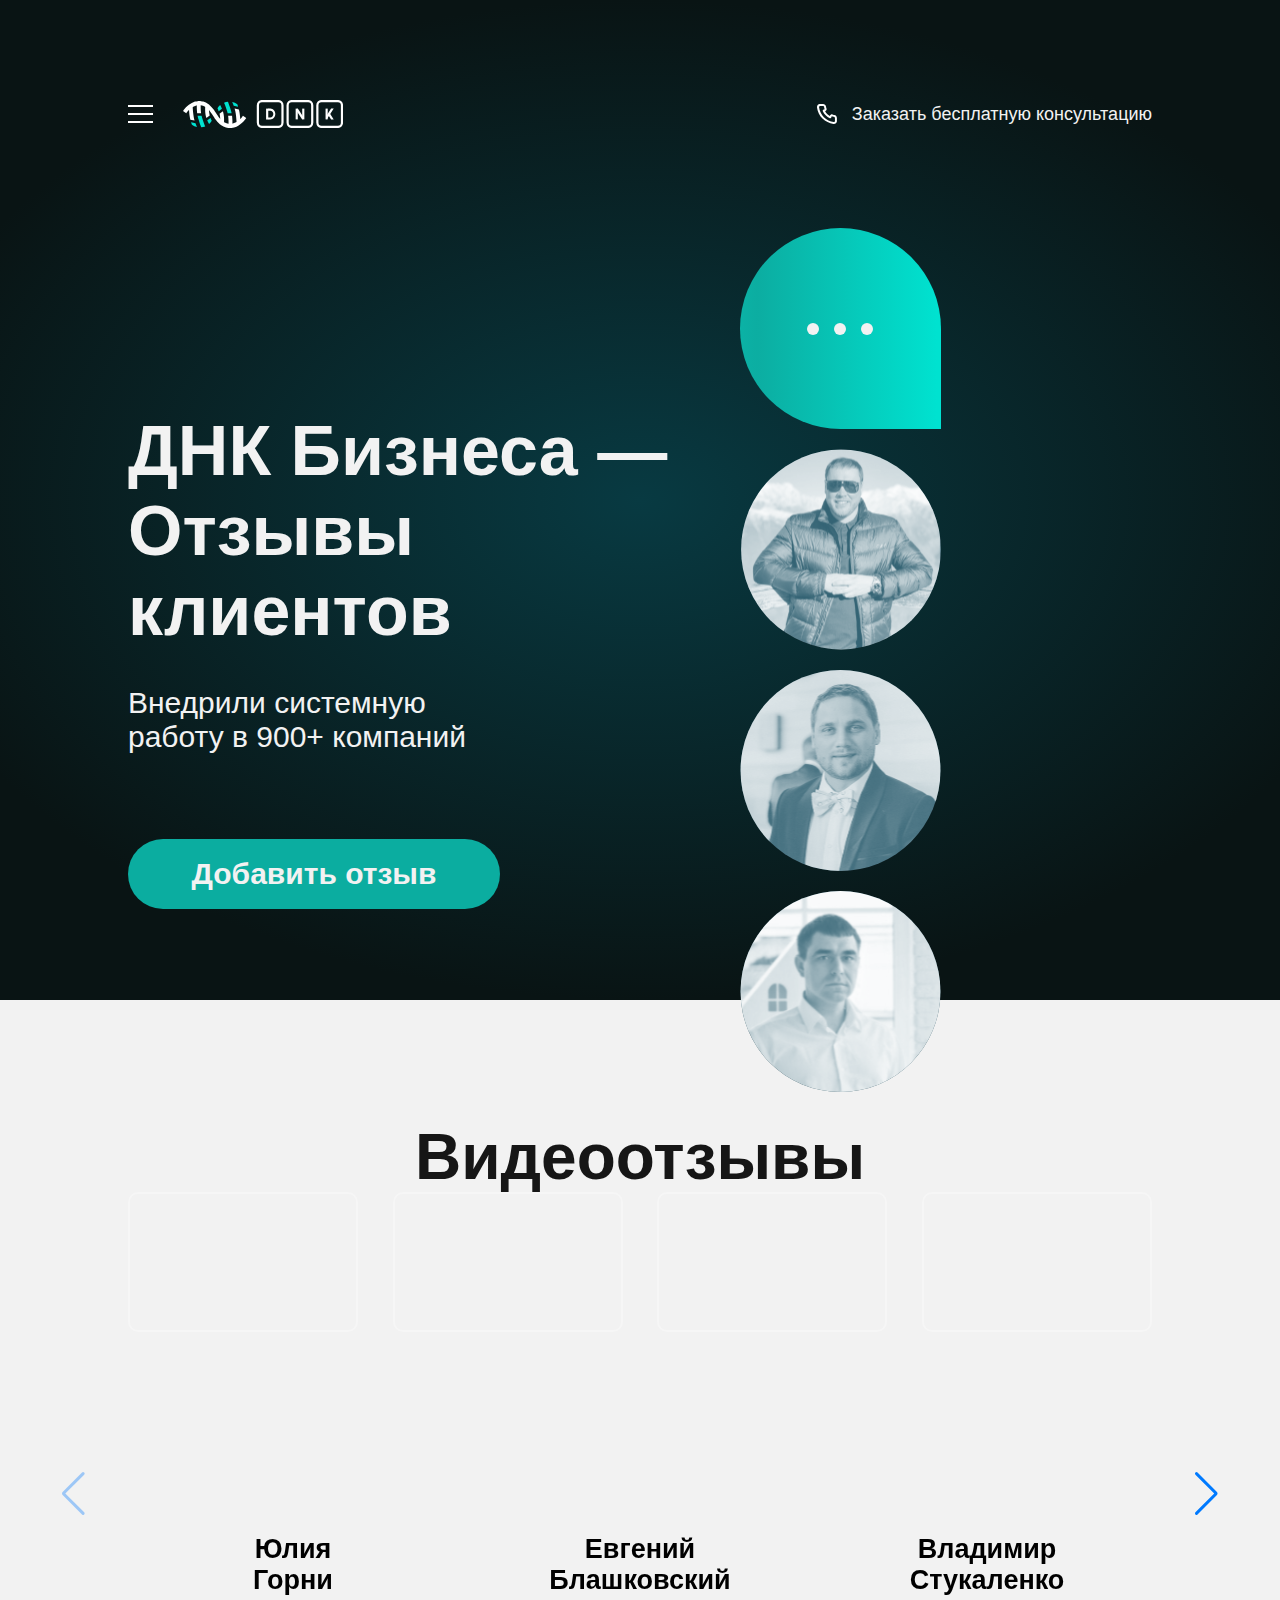
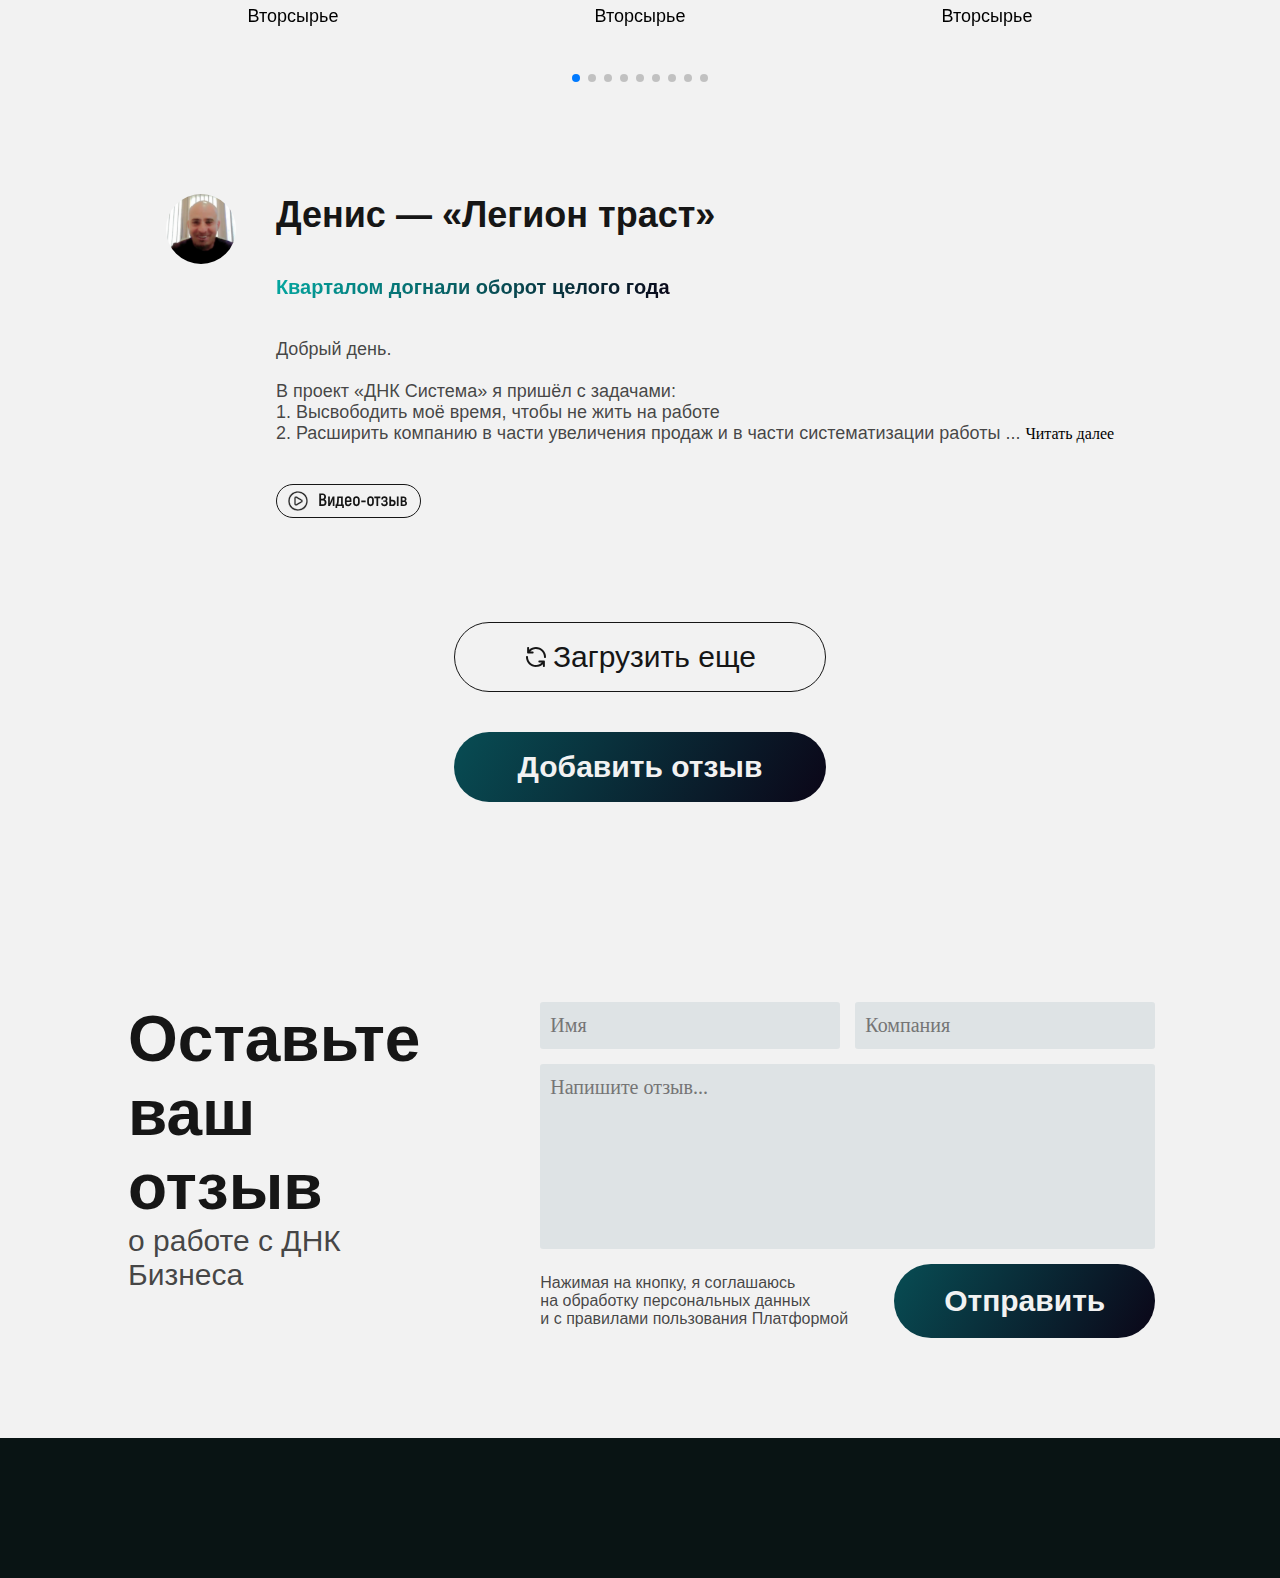
<file: index.html>
<!DOCTYPE html>
<html lang="en">
<head>
    <meta charset="UTF-8">
    <meta http-equiv="X-UA-Compatible" content="IE=edge">
    <meta name="viewport" content="width=device-width, initial-scale=1.0">
    <title>DNK</title>
    <link rel="preconnect" href="https://fonts.googleapis.com">
    <link rel="preconnect" href="https://fonts.gstatic.com" crossorigin>
    <link href="https://fonts.googleapis.com/css2?family=Bebas+Neue&display=swap" rel="stylesheet">
    <link rel="stylesheet" href="CSS/style.css">
    <link rel="stylesheet" href="https://cdn.jsdelivr.net/npm/swiper@9/swiper-bundle.min.css"/>
    <script src="https://cdn.jsdelivr.net/npm/swiper@9/swiper-bundle.min.js"></script>
    <link rel="preconnect" href="https://fonts.googleapis.com">
    <link rel="preconnect" href="https://fonts.gstatic.com" crossorigin>
    <link href="https://fonts.googleapis.com/css2?family=Bebas+Neue&family=Roboto+Condensed:wght@300;400;700&display=swap" rel="stylesheet">
    <link href="https://fonts.cdnfonts.com/css/akrobat" rel="stylesheet">
    <link href="https://fonts.cdnfonts.com/css/montserrat" rel="stylesheet">    
        
                
</head>
<body>
    <section class="main_1">
        <header>
            <div class="header_logo">
                <img class= "logo_bar" src="image/Frame 16.svg" alt="">
                <img class="logo_img" src="image/dna system logo 1.svg" alt="">
            </div>
            <div class="header_info">
                <img class="info_call" src="image/Call.svg" alt="">
                <a  class="info_txt" href="">Заказать бесплатную консультацию</a>
            </div>
        </header>
        <section class="main_1_block">
            <div class="main_1_block_1">
                <h1 class="block_1_head">ДНК Бизнеса — <br> Отзывы клиентов</h1>
                <h2 class="block_1_unhead">Внедрили системную <br> работу в 900+ компаний</h2>
                <button class="block_1_btn">
                    <a class="block_1_btn_link" href="#1">Добавить отзыв</a>
                </button>
            </div>
            <div class="main_1_block_2">
                <div class="block_2_fig">
                    <div class="block_2_fig_circle"></div>
                    <div class="block_2_fig_circle"></div>
                    <div class="block_2_fig_circle"></div>
                </div>
                <img class="block_2_img" src="image/Rectangle 2773.svg" alt="">
                <img class="block_2_img" src="image/Rectangle 2775.svg" alt="">
                <img class="block_2_img" src="image/Rectangle 2776.svg" alt="">
            </div>
        </section>
        <section class="main_1_footer">
            <div class="main_1_footer_block1">
                <h2 class="footer_block1_head">900+</h2>
                <p class="footer_block1_txt">кейсов</p>
            </div>
            <div class="main_1_footer_block1">
                <h2 class="footer_block1_head">300</h2>
                <p class="footer_block1_txt">отзывов</p>
            </div>
            <div class="main_1_footer_block1">
                <h2 class="footer_block1_head">9,7</h2>
                <p class="footer_block1_txt">NPS за 2023 год</p>
            </div>
            <div class="main_1_footer_block1">
                <h2 class="footer_block1_head2">мы всем <br> нужны</h2>
            </div>
        </section>
    </section>

    <section class="main_2">
        <h2 class="main_2_head" id="video">Видеоотзывы</h2>
    </section>
    
    <div class="swiper mySwiper">
        <div class="swiper-wrapper">
          <div class="swiper-slide">
            <div class="card">
              <div class="card_block1">
                <iframe 
                  width="560" 
                  height="315" 
                  src="https://www.youtube.com/embed/zuxbv8RM31o" 
                  title="YouTube video player" 
                  frameborder="0" 
                  allow="accelerometer; autoplay; clipboard-write; encrypted-media; gyroscope; picture-in-picture; web-share" 
                  allowfullscreen
                  loading="lazy"
                >
                </iframe>
                <h2>Юлия<br> Горни</h2>
                <p>Вторсырье</p>
              </div>
              <div class="card_block2">
                <iframe 
                  width="200" 
                  height="315" 
                  src="https://www.youtube.com/embed/gG264YzqpCg" 
                  title="YouTube video player" 
                  frameborder="0" 
                  allow="accelerometer; autoplay; clipboard-write; encrypted-media; gyroscope; picture-in-picture; web-share" 
                  allowfullscreen
                  loading="lazy"
                >
                </iframe>
                <h2>Евгений <br> Блашковский</h2>
                <p>Вторсырье</p>
              </div>
              <div class="card_block3">
                <iframe 
                  width="560" 
                  height="315" 
                  src="https://www.youtube.com/embed/3a6IyAx5WP0" 
                  title="YouTube video player" 
                  frameborder="0" 
                  allow="accelerometer; autoplay; clipboard-write; encrypted-media; gyroscope; picture-in-picture; web-share" 
                  allowfullscreen
                  loading="lazy"
                >
                </iframe>
                <h2>Владимир <br> Стукаленко</h2>
                <p>Вторсырье</p>
              </div>
            </div>
            </div>
            <div class="swiper-slide">
            <div class="card">
              <div class="card_block1">
                <iframe width="560" height="315" src="https://www.youtube.com/embed/LtwzqpiUcro" title="YouTube video player" frameborder="0" allow="accelerometer; autoplay; clipboard-write; encrypted-media; gyroscope; picture-in-picture; web-share" allowfullscreen></iframe>
                <h2>Ербол <br> Алпызыпаев</h2>
                <p>Стройматериалы</p>
              </div>
              <div class="card_block2">
                <iframe width="560" height="315" src="https://www.youtube.com/embed/UBQJroyBZcU" title="YouTube video player" frameborder="0" allow="accelerometer; autoplay; clipboard-write; encrypted-media; gyroscope; picture-in-picture; web-share" allowfullscreen></iframe>
                <h2>Евгений <br> Блашковский</h2>
                <p>Автотовары</p>
              </div>
              <div class="card_block3">
                <iframe width="560" height="315" src="https://www.youtube.com/embed/HBnmKuXFVDY" title="YouTube video player" frameborder="0" allow="accelerometer; autoplay; clipboard-write; encrypted-media; gyroscope; picture-in-picture; web-share" allowfullscreen></iframe>
                <h2>Евгений <br> Блашковский</h2>
                <p>Вторсырье</p>
              </div>
            </div>
            </div>
            <div class="swiper-slide">
            <div class="card">
              <div class="card_block1">
                <iframe width="560" height="315" src="https://www.youtube.com/embed/--8hnCNJKVo" title="YouTube video player" frameborder="0" allow="accelerometer; autoplay; clipboard-write; encrypted-media; gyroscope; picture-in-picture; web-share" allowfullscreen></iframe>
                <h2>Евгений <br> Блашковский</h2>
                <p>Общепит</p>
              </div>
              <div class="card_block2">
                <iframe width="560" height="315" src="https://www.youtube.com/embed/TRESLXrfkFE" title="YouTube video player" frameborder="0" allow="accelerometer; autoplay; clipboard-write; encrypted-media; gyroscope; picture-in-picture; web-share" allowfullscreen></iframe>
                <h2>Евгений <br> Блашковский</h2>
                <p>Нефтепродукты</p>
              </div>
              <div class="card_block3">
                <iframe width="560" height="315" src="https://www.youtube.com/embed/OpSnyXVCyy0" title="YouTube video player" frameborder="0" allow="accelerometer; autoplay; clipboard-write; encrypted-media; gyroscope; picture-in-picture; web-share" allowfullscreen></iframe>
                <h2>Евгений <br> Блашковский</h2>
                <p>Вторсырье</p>
              </div>
            </div>
            </div>
            <div class="swiper-slide">
              <div class="card">
                <div class="card_block1">
                  <iframe width="560" height="315" src="https://www.youtube.com/embed/OKv_rZ8Wk00" title="YouTube video player" frameborder="0" allow="accelerometer; autoplay; clipboard-write; encrypted-media; gyroscope; picture-in-picture; web-share" allowfullscreen></iframe>
                  <h2>Евгений <br> Блашковский</h2>
                  <p>Общепит</p>
                </div>
                <div class="card_block2">
                  <iframe width="560" height="315" src="https://www.youtube.com/embed/PM7J45TSN3A" title="YouTube video player" frameborder="0" allow="accelerometer; autoplay; clipboard-write; encrypted-media; gyroscope; picture-in-picture; web-share" allowfullscreen></iframe>
                  <h2>Евгений <br> Блашковский</h2>
                  <p>Нефтепродукты</p>
                </div>
                <div class="card_block3">
                  <iframe width="560" height="315" src="https://www.youtube.com/embed/kRxrtkjbZmI" title="YouTube video player" frameborder="0" allow="accelerometer; autoplay; clipboard-write; encrypted-media; gyroscope; picture-in-picture; web-share" allowfullscreen></iframe>
                  <h2>Евгений <br> Блашковский</h2>
                  <p>Вторсырье</p>
                </div>
              </div>
              
              </div>
              <div class="swiper-slide">
                <div class="card">
                  <div class="card_block1">
                    <iframe width="560" height="315" src="https://www.youtube.com/embed/8QuPj-O0HjY" title="YouTube video player" frameborder="0" allow="accelerometer; autoplay; clipboard-write; encrypted-media; gyroscope; picture-in-picture; web-share" allowfullscreen></iframe>
                    <h2>Евгений <br> Блашковский</h2>
                    <p>Общепит</p>
                  </div>
                  <div class="card_block2">
                    <iframe width="560" height="315" src="https://www.youtube.com/embed/ufQyDb9h7zA" title="YouTube video player" frameborder="0" allow="accelerometer; autoplay; clipboard-write; encrypted-media; gyroscope; picture-in-picture; web-share" allowfullscreen></iframe>
                    <h2>Евгений <br> Блашковский</h2>
                    <p>Нефтепродукты</p>
                  </div>
                  <div class="card_block3">
                    <iframe width="560" height="315" src="https://www.youtube.com/embed/BsDBgVZ0wYI" title="YouTube video player" frameborder="0" allow="accelerometer; autoplay; clipboard-write; encrypted-media; gyroscope; picture-in-picture; web-share" allowfullscreen></iframe>
                    <h2>Евгений <br> Блашковский</h2>
                    <p>Вторсырье</p>
                  </div>
                </div>
                
                </div>
                <div class="swiper-slide">
                  <div class="card">
                    <div class="card_block1">
                      <iframe width="560" height="315" src="https://www.youtube.com/embed/--8hnCNJKVo" title="YouTube video player" frameborder="0" allow="accelerometer; autoplay; clipboard-write; encrypted-media; gyroscope; picture-in-picture; web-share" allowfullscreen></iframe>
                      <h2>Евгений <br> Блашковский</h2>
                      <p>Общепит</p>
                    </div>
                    <div class="card_block2">
                      <iframe width="560" height="315" src="https://www.youtube.com/embed/TRESLXrfkFE" title="YouTube video player" frameborder="0" allow="accelerometer; autoplay; clipboard-write; encrypted-media; gyroscope; picture-in-picture; web-share" allowfullscreen></iframe>
                      <h2>Евгений <br> Блашковский</h2>
                      <p>Нефтепродукты</p>
                    </div>
                    <div class="card_block3">
                      <iframe width="560" height="315" src="https://www.youtube.com/embed/OpSnyXVCyy0" title="YouTube video player" frameborder="0" allow="accelerometer; autoplay; clipboard-write; encrypted-media; gyroscope; picture-in-picture; web-share" allowfullscreen></iframe>
                      <h2>Евгений <br> Блашковский</h2>
                      <p>Вторсырье</p>
                    </div>
                  </div>
                  
                  </div>
                  <div class="swiper-slide">
                    <div class="card">
                      <div class="card_block1">
                        <iframe width="560" height="315" src="https://www.youtube.com/embed/ZOVvmGHZprk" title="YouTube video player" frameborder="0" allow="accelerometer; autoplay; clipboard-write; encrypted-media; gyroscope; picture-in-picture; web-share" allowfullscreen></iframe>
                        <h2>Евгений <br> Блашковский</h2>
                        <p>Общепит</p>
                      </div>
                      <div class="card_block2">
                        <iframe src="https://drive.google.com/file/d/1LAxbREldk3E7HRms5-GRC1Nr-Le-jNK2/preview" width="640" height="480" allow="autoplay"></iframe>
                        <h2>Евгений <br> Блашковский</h2>
                        <p>Нефтепродукты</p>
                      </div>
                      <div class="card_block3">
                        <iframe src="https://drive.google.com/file/d/1XlZ6z5zwE2eYVdS40cCERY5m9aNfXgc1/preview" width="640" height="480" allow="autoplay"></iframe>
                        <h2>Евгений <br> Блашковский</h2>
                        <p>Вторсырье</p>
                      </div>
                    </div>
                    
                    </div>
                    <div class="swiper-slide">
                      <div class="card">
                        <div class="card_block1">
                          <iframe src="https://drive.google.com/file/d/1uSu9rICKYAev7YjW9ded1qMoWW3WJNf3/preview" width="640" height="480" allow="autoplay"></iframe>
                          <h2>Евгений <br> Блашковский</h2>
                          <p>Общепит</p>
                        </div>
                        <div class="card_block2">
                          <iframe src="https://drive.google.com/file/d/10RPj3o4CbG1PeCams2UiRr2k7M3v9LrI/preview" width="640" height="480" allow="autoplay"></iframe>
                          <h2>Евгений <br> Блашковский</h2>
                          <p>Нефтепродукты</p>
                        </div>
                        <div class="card_block3">
                          <iframe src="https://drive.google.com/file/d/1armeLARJoFh8GndgUFlwOw8_z9PbvZTk/preview" width="640" height="480" allow="autoplay"></iframe>
                          <h2>Евгений <br> Блашковский</h2>
                          <p>Вторсырье</p>
                        </div>
                      </div>
                      
                      </div>
                      <div class="swiper-slide">
                        <div class="card">
                          <div class="card_block1">
                            <iframe src="https://drive.google.com/file/d/1ofHvGBiznue14SrcNKAhmXmR56_BZRbY/preview" width="640" height="480" allow="autoplay"></iframe>
                            <h2>Евгений <br> Блашковский</h2>
                            <p>Общепит</p>
                          </div>
                          <div class="card_block2">
                            <iframe src="https://drive.google.com/file/d/1bB47tX5-8vXP9msJMGrcWYCcy5hT1ctz/preview" width="640" height="480" allow="autoplay"></iframe>
                            <h2>Евгений <br> Блашковский</h2>
                            <p>Нефтепродукты</p>
                          </div>
                          <div class="card_block3">
                            <iframe src="https://drive.google.com/file/d/1uSu9rICKYAev7YjW9ded1qMoWW3WJNf3/preview" width="640" height="480" allow="autoplay"></iframe>
                            <h2>Евгений <br> Блашковский</h2>
                            <p>Вторсырье</p>
                          </div>
                        </div>
                        </div>
                
          </div>
          <div class="swiper-pagination"></div>
          <div class="swiper-button-next"></div>
          <div class="swiper-button-prev"></div>
        </div>
      </div>
    
    <section class="main_3">
        <div class="main_3_block_1">
            <img class="main_3_block_1_img" src="image/Ellipse 267.svg" alt="">
        </div>
        <div class="main_3_block_2">
            <h2 class="main_3_block_2_head">Денис — «Легион траст»</h2>
            <h3 class="main_3_block_2_unhed">Кварталом догнали оборот целого года</h3>
            <p class="main_3_block_2_txt">Добрый день. <br> <br> В проект «ДНК Система» я пришёл с задачами: <br> 
                1. Высвободить моё время, чтобы не жить на работе <br> 
                2. Расширить компанию в части увеличения продаж и в части систематизации работы 
                <span id="dots">...</span> <span id="more"><br> <br> На сегодня: <br> 1. Первый раз за лет 8 я отдохнул полные 14 дней по нормальному, не смотря каждые 5 минут в телефон. Конечно, по привычке, иногда с собой таскал, но последние дни смотрел в него только в конце дня. И ничего страшного не произошло, все работало так, как работало при мне. Это супер вообще! <br>
                  2. За 2020 год оборот компании составил 680 млн рублей — до начала сотрудничества. За третий квартал 2021 года оборот получился 487 млн — в ходе сотрудничества. То есть мы кварталом догнали оборот целого года. Итого, мы имеем прирост по оборотам в 2,5 раза. Да, по прибыли не так все шикарно, потому что нам пришлось ужаться до минимальных наценок, чтобы охватить новую аудиторию, до которой мы ранее не дотягивались. <br> <br> При таком раскладе, на меня должно было упасть нагрузки в 2 раза больше, а самое приятное, что нагрузка наоборот спала. Я имею возможность ходить в спортзал, отдыхать спокойно и при этом я все контролирую, все вижу. Буквально 30 минут в конце или начале дня и мне все понятно. Вот это супер! Это для меня показатель. <br> <br> Перед тем, как начать работу с ДНК Системой, я очень сомневался, я был скептически настроен, потом потихоньку процессы шли, что-то начало меняться, моё отношение сменилось на нейтральное, а теперь все просто супер, всех люблю, был бы рядом обнял!</span>  
                  <button id="one_btn" onclick="readMore()">Читать далее</button></p>
                <a href="#video" target="_self"><img class="main_3_block_2_img" src="image/Frame 18.svg" alt=""></a>
        </div>
    </section>

    <section class="main_4" >
        <button class="main_4_btn_1">
            <img class="main_4_btn_1_img" src="image/Reload.svg" alt="">
            <a class="main_4_btn_1_link" href="#">Загрузить еще</a>
        </button>
        <button class="main_4_btn_2">
            <a class="main_4_btn_2_link" href="#1">Добавить отзыв</a>
        </button>
    </section>

    <section class="main_5">
        <div class="main_5_block_1">
            <h2 class="main_5_block_1_head">Оставьте ваш отзыв</h2>
            <p class="main_5_block_1_txt">о работе с ДНК Бизнеса</p>
        </div>
        <div class="main_5_block_2">
            <form class="main_5_block_2_form_1" id="1" action="send.php" method="post">
                <div class="main_5_block_2_form_2" action="">
                    <input class="main_5_block_2_form_2_inp" type="text" placeholder="Имя">
                    <input class="main_5_block_2_form_2_inp" type="text" placeholder="Компания">
                </div>
                <input class="main_5_block_2_form_1_inp" type="text" placeholder="Напишите отзыв...">
                <section class="main_6">
                    <p class="main_6_txt">Нажимая на кнопку, я соглашаюсь на обработку персональных данных и с правилами пользования Платформой</p>
                    <button onClick="onClick()" class="main_6_btn">
                        <a class="main_6_btn_link" href="">Отправить</a>
                    </button>
                </section>
            </form>
        </div>
    </section>

    <footer>

    </footer>
    <script>
      var swiper = new Swiper(".mySwiper", {
        spaceBetween: 30,
        navigation: {
          nextEl: ".swiper-button-next",
          prevEl: ".swiper-button-prev",
        },
        pagination: {
          el: ".swiper-pagination",
        },
        keyboard: true,
      });
      function readMore() {
        let dots = document.getElementById("dots")
        let more = document.getElementById("more")
        let onebtn = document.getElementById("one_btn")

        if (dots.style.display === "none") {
          dots.style.display = "inline";
          more.style.display = "none";
          onebtn.innerHTML = "Читать далее";
        } else {
          dots.style.display = "none";
          more.style.display = "inline";
          onebtn.innerHTML = "Скрыть";
        }
      }
    </script>
    <script src="JS/script.js"></script>
</body>
</html>
</file>
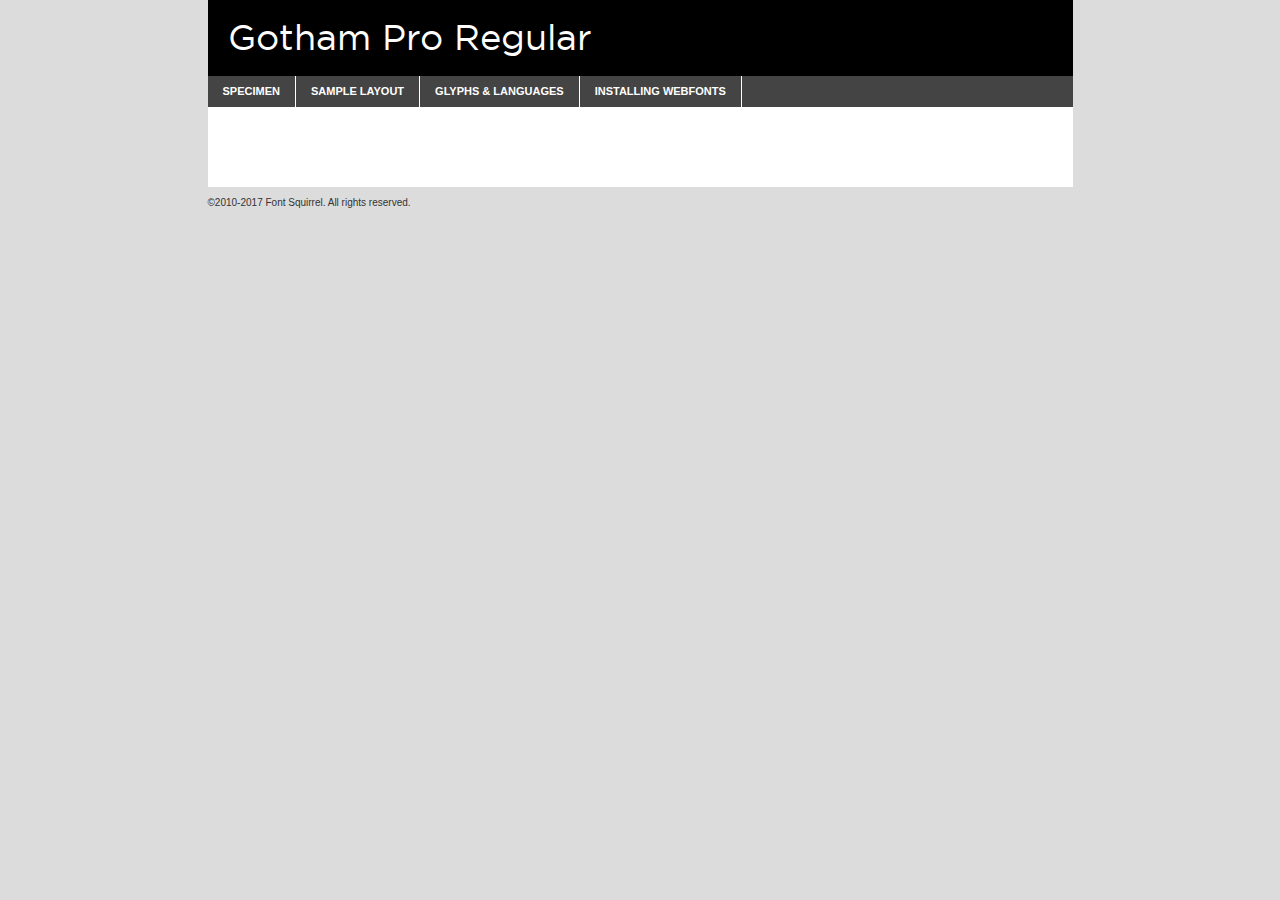
<file: fonts/gothampro-demo.html>
<!DOCTYPE html PUBLIC "-//W3C//DTD XHTML 1.0 Transitional//EN"
        "http://www.w3.org/TR/xhtml1/DTD/xhtml1-transitional.dtd">

<html xmlns="http://www.w3.org/1999/xhtml" xml:lang="en" lang="en">
<head>
    <meta http-equiv="Content-Type" content="text/html; charset=utf-8"/>
    <script src="http://ajax.googleapis.com/ajax/libs/jquery/1.7.2/jquery.min.js" type="text/javascript" charset="utf-8"></script>
    <script type="text/javascript">
		(function($) {
			$.fn.easyTabs = function(option) {
				var param = jQuery.extend({ fadeSpeed: 'fast', defaultContent: 1, activeClass: 'active' }, option);
				$(this).each(function() {
					var thisId = '#' + this.id;
					if ( param.defaultContent == '' )
					{
						param.defaultContent = 1;
					}
					if ( typeof param.defaultContent == 'number' )
					{
						var defaultTab = $(thisId + ' .tabs li:eq(' + (param.defaultContent - 1) + ') a').attr('href').substr(1);
					}
					else
					{
						var defaultTab = param.defaultContent;
					}
					$(thisId + ' .tabs li a').each(function() {
						var tabToHide = $(this).attr('href').substr(1);
						$('#' + tabToHide).addClass('easytabs-tab-content');
					});
					hideAll();
					changeContent(defaultTab);

					function hideAll() {$(thisId + ' .easytabs-tab-content').hide();}

					function changeContent(tabId)
					{
						hideAll();
						$(thisId + ' .tabs li').removeClass(param.activeClass);
						$(thisId + ' .tabs li a[href=#' + tabId + ']').closest('li').addClass(param.activeClass);
						if ( param.fadeSpeed != 'none' )
						{
							$(thisId + ' #' + tabId).fadeIn(param.fadeSpeed);
						}
						else
						{
							$(thisId + ' #' + tabId).show();
						}
					}

					$(thisId + ' .tabs li').click(function() {
						var tabId = $(this).find('a').attr('href').substr(1);
						changeContent(tabId);
						return false;
					});
				});
			}
		})(jQuery);
    </script>
    <link rel="stylesheet" href="specimen_files/specimen_stylesheet.css" type="text/css" charset="utf-8"/>
    <link rel="stylesheet" href="stylesheet.css" type="text/css" charset="utf-8"/>

    <style type="text/css">
        		body {
			font-family: 'gotham_proregular';
        		}

            </style>

    <title>Gotham Pro Regular Specimen</title>


    <script type="text/javascript" charset="utf-8">
		$(document).ready(function() {
			$('#container').easyTabs({ defaultContent: 1 });
		});
    </script>
</head>

<body>
<div id="container">
    <div id="header">
		Gotham Pro Regular    </div>
    <ul class="tabs">
        <li><a href="#specimen">Specimen</a></li>
        <li><a href="#layout">Sample Layout</a></li>
		        <li><a href="#glyphs">Glyphs &amp; Languages</a></li>
        <li><a href="#installing">Installing Webfonts</a></li>

    </ul>

    <div id="main_content">


        <div id="specimen">

            <div class="section">
                <div class="grid12 firstcol">
                    <div class="huge">AaBb</div>
                </div>
            </div>

            <div class="section">
                <div class="glyph_range">A&#x200B;B&#x200b;C&#x200b;D&#x200b;E&#x200b;F&#x200b;G&#x200b;H&#x200b;I&#x200b;J&#x200b;K&#x200b;L&#x200b;M&#x200b;N&#x200b;O&#x200b;P&#x200b;Q&#x200b;R&#x200b;S&#x200b;T&#x200b;U&#x200b;V&#x200b;W&#x200b;X&#x200b;Y&#x200b;Z&#x200b;a&#x200b;b&#x200b;c&#x200b;d&#x200b;e&#x200b;f&#x200b;g&#x200b;h&#x200b;i&#x200b;j&#x200b;k&#x200b;l&#x200b;m&#x200b;n&#x200b;o&#x200b;p&#x200b;q&#x200b;r&#x200b;s&#x200b;t&#x200b;u&#x200b;v&#x200b;w&#x200b;x&#x200b;y&#x200b;z&#x200b;1&#x200b;2&#x200b;3&#x200b;4&#x200b;5&#x200b;6&#x200b;7&#x200b;8&#x200b;9&#x200b;0&#x200b;&amp;&#x200b;.&#x200b;,&#x200b;?&#x200b;!&#x200b;&#64;&#x200b;(&#x200b;)&#x200b;#&#x200b;$&#x200b;%&#x200b;*&#x200b;+&#x200b;-&#x200b;=&#x200b;:&#x200b;;</div>
            </div>
            <div class="section">
                <div class="grid12 firstcol">
                    <table class="sample_table">
                        <tr>
                            <td>10</td>
                            <td class="size10">abcdefghijklmnopqrstuvwxyzABCDEFGHIJKLMNOPQRSTUVWXYZ0123456789abcdefghijklmnopqrstuvwxyzABCDEFGHIJKLMNOPQRSTUVWXYZ0123456789abcdefghijklmnopqrstuvwxyzABCDEFGHIJKLMNOPQRSTUVWXYZ</td>
                        </tr>
                        <tr>
                            <td>11</td>
                            <td class="size11">abcdefghijklmnopqrstuvwxyzABCDEFGHIJKLMNOPQRSTUVWXYZ0123456789abcdefghijklmnopqrstuvwxyzABCDEFGHIJKLMNOPQRSTUVWXYZ0123456789abcdefghijklmnopqrstuvwxyzABCDEFGHIJKLMNOPQRSTUVWXYZ</td>
                        </tr>
                        <tr>
                            <td>12</td>
                            <td class="size12">abcdefghijklmnopqrstuvwxyzABCDEFGHIJKLMNOPQRSTUVWXYZ0123456789abcdefghijklmnopqrstuvwxyzABCDEFGHIJKLMNOPQRSTUVWXYZ0123456789abcdefghijklmnopqrstuvwxyzABCDEFGHIJKLMNOPQRSTUVWXYZ</td>
                        </tr>
                        <tr>
                            <td>13</td>
                            <td class="size13">abcdefghijklmnopqrstuvwxyzABCDEFGHIJKLMNOPQRSTUVWXYZ0123456789abcdefghijklmnopqrstuvwxyzABCDEFGHIJKLMNOPQRSTUVWXYZ0123456789abcdefghijklmnopqrstuvwxyzABCDEFGHIJKLMNOPQRSTUVWXYZ</td>
                        </tr>
                        <tr>
                            <td>14</td>
                            <td class="size14">abcdefghijklmnopqrstuvwxyzABCDEFGHIJKLMNOPQRSTUVWXYZ0123456789abcdefghijklmnopqrstuvwxyzABCDEFGHIJKLMNOPQRSTUVWXYZ0123456789abcdefghijklmnopqrstuvwxyzABCDEFGHIJKLMNOPQRSTUVWXYZ</td>
                        </tr>
                        <tr>
                            <td>16</td>
                            <td class="size16">abcdefghijklmnopqrstuvwxyzABCDEFGHIJKLMNOPQRSTUVWXYZ0123456789abcdefghijklmnopqrstuvwxyzABCDEFGHIJKLMNOPQRSTUVWXYZ</td>
                        </tr>
                        <tr>
                            <td>18</td>
                            <td class="size18">abcdefghijklmnopqrstuvwxyzABCDEFGHIJKLMNOPQRSTUVWXYZ0123456789abcdefghijklmnopqrstuvwxyzABCDEFGHIJKLMNOPQRSTUVWXYZ</td>
                        </tr>
                        <tr>
                            <td>20</td>
                            <td class="size20">abcdefghijklmnopqrstuvwxyzABCDEFGHIJKLMNOPQRSTUVWXYZ0123456789abcdefghijklmnopqrstuvwxyzABCDEFGHIJKLMNOPQRSTUVWXYZ</td>
                        </tr>
                        <tr>
                            <td>24</td>
                            <td class="size24">abcdefghijklmnopqrstuvwxyzABCDEFGHIJKLMNOPQRSTUVWXYZ0123456789abcdefghijklmnopqrstuvwxyzABCDEFGHIJKLMNOPQRSTUVWXYZ</td>
                        </tr>
                        <tr>
                            <td>30</td>
                            <td class="size30">abcdefghijklmnopqrstuvwxyzABCDEFGHIJKLMNOPQRSTUVWXYZ0123456789abcdefghijklmnopqrstuvwxyzABCDEFGHIJKLMNOPQRSTUVWXYZ</td>
                        </tr>
                        <tr>
                            <td>36</td>
                            <td class="size36">abcdefghijklmnopqrstuvwxyzABCDEFGHIJKLMNOPQRSTUVWXYZ0123456789abcdefghijklmnopqrstuvwxyzABCDEFGHIJKLMNOPQRSTUVWXYZ</td>
                        </tr>
                        <tr>
                            <td>48</td>
                            <td class="size48">abcdefghijklmnopqrstuvwxyzABCDEFGHIJKLMNOPQRSTUVWXYZ0123456789abcdefghijklmnopqrstuvwxyzABCDEFGHIJKLMNOPQRSTUVWXYZ</td>
                        </tr>
                        <tr>
                            <td>60</td>
                            <td class="size60">abcdefghijklmnopqrstuvwxyzABCDEFGHIJKLMNOPQRSTUVWXYZ0123456789abcdefghijklmnopqrstuvwxyzABCDEFGHIJKLMNOPQRSTUVWXYZ</td>
                        </tr>
                        <tr>
                            <td>72</td>
                            <td class="size72">abcdefghijklmnopqrstuvwxyzABCDEFGHIJKLMNOPQRSTUVWXYZ0123456789abcdefghijklmnopqrstuvwxyzABCDEFGHIJKLMNOPQRSTUVWXYZ</td>
                        </tr>
                        <tr>
                            <td>90</td>
                            <td class="size90">abcdefghijklmnopqrstuvwxyzABCDEFGHIJKLMNOPQRSTUVWXYZ0123456789abcdefghijklmnopqrstuvwxyzABCDEFGHIJKLMNOPQRSTUVWXYZ</td>
                        </tr>
                    </table>

                </div>

            </div>


            <div class="section" id="bodycomparison">


                <div id="xheight">
                    <div class="fontbody">&#x25FC;&#x25FC;&#x25FC;&#x25FC;&#x25FC;&#x25FC;&#x25FC;&#x25FC;&#x25FC;&#x25FC;&#x25FC;&#x25FC;&#x25FC;&#x25FC;&#x25FC;&#x25FC;&#x25FC;&#x25FC;&#x25FC;&#x25FC;&#x25FC;&#x25FC;&#x25FC;&#x25FC;&#x25FC;&#x25FC;&#x25FC;&#x25FC;&#x25FC;&#x25FC;&#x25FC;&#x25FC;&#x25FC;&#x25FC;&#x25FC;&#x25FC;&#x25FC;&#x25FC;&#x25FC;&#x25FC;&#x25FC;&#x25FC;&#x25FC;&#x25FC;&#x25FC;&#x25FC;&#x25FC;&#x25FC;&#x25FC;&#x25FC;&#x25FC;&#x25FC;&#x25FC;&#x25FC;&#x25FC;&#x25FC;&#x25FC;&#x25FC;&#x25FC;&#x25FC;&#x25FC;&#x25FC;&#x25FC;&#x25FC;&#x25FC;&#x25FC;&#x25FC;&#x25FC;&#x25FC;&#x25FC;&#x25FC;&#x25FC;&#x25FC;&#x25FC;&#x25FC;&#x25FC;&#x25FC;&#x25FC;&#x25FC;&#x25FC;&#x25FC;&#x25FC;&#x25FC;&#x25FC;&#x25FC;&#x25FC;&#x25FC;&#x25FC;&#x25FC;&#x25FC;&#x25FC;&#x25FC;&#x25FC;&#x25FC;&#x25FC;&#x25FC;&#x25FC;&#x25FC;&#x25FC;body</div>
                    <div class="arialbody">body</div>
                    <div class="verdanabody">body</div>
                    <div class="georgiabody">body</div>
                </div>
                <div class="fontbody" style="z-index:1">
                    body<span>Gotham Pro Regular</span>
                </div>
                <div class="arialbody" style="z-index:1">
                    body<span>Arial</span>
                </div>
                <div class="verdanabody" style="z-index:1">
                    body<span>Verdana</span>
                </div>
                <div class="georgiabody" style="z-index:1">
                    body<span>Georgia</span>
                </div>


            </div>


            <div class="section psample psample_row1" id="">

                <div class="grid2 firstcol">
                    <p class="size10"><span>10.</span>Aenean lacinia bibendum nulla sed consectetur. Fusce dapibus, tellus ac cursus commodo, tortor mauris condimentum nibh, ut fermentum massa justo sit amet risus. Nullam id dolor id nibh ultricies vehicula ut id elit. Cum sociis natoque penatibus et magnis dis parturient montes, nascetur ridiculus mus. Nulla vitae elit libero, a pharetra augue.</p>

                </div>
                <div class="grid3">
                    <p class="size11"><span>11.</span>Aenean lacinia bibendum nulla sed consectetur. Fusce dapibus, tellus ac cursus commodo, tortor mauris condimentum nibh, ut fermentum massa justo sit amet risus. Nullam id dolor id nibh ultricies vehicula ut id elit. Cum sociis natoque penatibus et magnis dis parturient montes, nascetur ridiculus mus. Nulla vitae elit libero, a pharetra augue.</p>

                </div>
                <div class="grid3">
                    <p class="size12"><span>12.</span>Aenean lacinia bibendum nulla sed consectetur. Fusce dapibus, tellus ac cursus commodo, tortor mauris condimentum nibh, ut fermentum massa justo sit amet risus. Nullam id dolor id nibh ultricies vehicula ut id elit. Cum sociis natoque penatibus et magnis dis parturient montes, nascetur ridiculus mus. Nulla vitae elit libero, a pharetra augue.</p>

                </div>
                <div class="grid4">
                    <p class="size13"><span>13.</span>Aenean lacinia bibendum nulla sed consectetur. Fusce dapibus, tellus ac cursus commodo, tortor mauris condimentum nibh, ut fermentum massa justo sit amet risus. Nullam id dolor id nibh ultricies vehicula ut id elit. Cum sociis natoque penatibus et magnis dis parturient montes, nascetur ridiculus mus. Nulla vitae elit libero, a pharetra augue.</p>

                </div>
                <div class="white_blend"></div>

            </div>
            <div class="section psample psample_row2" id="">
                <div class="grid3 firstcol">
                    <p class="size14"><span>14.</span>Aenean lacinia bibendum nulla sed consectetur. Fusce dapibus, tellus ac cursus commodo, tortor mauris condimentum nibh, ut fermentum massa justo sit amet risus. Nullam id dolor id nibh ultricies vehicula ut id elit. Cum sociis natoque penatibus et magnis dis parturient montes, nascetur ridiculus mus. Nulla vitae elit libero, a pharetra augue.</p>

                </div>
                <div class="grid4">
                    <p class="size16"><span>16.</span>Aenean lacinia bibendum nulla sed consectetur. Fusce dapibus, tellus ac cursus commodo, tortor mauris condimentum nibh, ut fermentum massa justo sit amet risus. Nullam id dolor id nibh ultricies vehicula ut id elit. Cum sociis natoque penatibus et magnis dis parturient montes, nascetur ridiculus mus. Nulla vitae elit libero, a pharetra augue.</p>

                </div>
                <div class="grid5">
                    <p class="size18"><span>18.</span>Aenean lacinia bibendum nulla sed consectetur. Fusce dapibus, tellus ac cursus commodo, tortor mauris condimentum nibh, ut fermentum massa justo sit amet risus. Nullam id dolor id nibh ultricies vehicula ut id elit. Cum sociis natoque penatibus et magnis dis parturient montes, nascetur ridiculus mus. Nulla vitae elit libero, a pharetra augue.</p>

                </div>

                <div class="white_blend"></div>

            </div>

            <div class="section psample psample_row3" id="">
                <div class="grid5 firstcol">
                    <p class="size20"><span>20.</span>Aenean lacinia bibendum nulla sed consectetur. Fusce dapibus, tellus ac cursus commodo, tortor mauris condimentum nibh, ut fermentum massa justo sit amet risus. Nullam id dolor id nibh ultricies vehicula ut id elit. Cum sociis natoque penatibus et magnis dis parturient montes, nascetur ridiculus mus. Nulla vitae elit libero, a pharetra augue.</p>
                </div>
                <div class="grid7">
                    <p class="size24"><span>24.</span>Aenean lacinia bibendum nulla sed consectetur. Fusce dapibus, tellus ac cursus commodo, tortor mauris condimentum nibh, ut fermentum massa justo sit amet risus. Nullam id dolor id nibh ultricies vehicula ut id elit. Cum sociis natoque penatibus et magnis dis parturient montes, nascetur ridiculus mus. Nulla vitae elit libero, a pharetra augue.</p>
                </div>

                <div class="white_blend"></div>

            </div>

            <div class="section psample psample_row4" id="">
                <div class="grid12 firstcol">
                    <p class="size30"><span>30.</span>Aenean lacinia bibendum nulla sed consectetur. Fusce dapibus, tellus ac cursus commodo, tortor mauris condimentum nibh, ut fermentum massa justo sit amet risus. Nullam id dolor id nibh ultricies vehicula ut id elit. Cum sociis natoque penatibus et magnis dis parturient montes, nascetur ridiculus mus. Nulla vitae elit libero, a pharetra augue.</p>
                </div>
                <div class="white_blend"></div>

            </div>


            <div class="section psample psample_row1 fullreverse">
                <div class="grid2 firstcol">
                    <p class="size10"><span>10.</span>Aenean lacinia bibendum nulla sed consectetur. Fusce dapibus, tellus ac cursus commodo, tortor mauris condimentum nibh, ut fermentum massa justo sit amet risus. Nullam id dolor id nibh ultricies vehicula ut id elit. Cum sociis natoque penatibus et magnis dis parturient montes, nascetur ridiculus mus. Nulla vitae elit libero, a pharetra augue.</p>

                </div>
                <div class="grid3">
                    <p class="size11"><span>11.</span>Aenean lacinia bibendum nulla sed consectetur. Fusce dapibus, tellus ac cursus commodo, tortor mauris condimentum nibh, ut fermentum massa justo sit amet risus. Nullam id dolor id nibh ultricies vehicula ut id elit. Cum sociis natoque penatibus et magnis dis parturient montes, nascetur ridiculus mus. Nulla vitae elit libero, a pharetra augue.</p>

                </div>
                <div class="grid3">
                    <p class="size12"><span>12.</span>Aenean lacinia bibendum nulla sed consectetur. Fusce dapibus, tellus ac cursus commodo, tortor mauris condimentum nibh, ut fermentum massa justo sit amet risus. Nullam id dolor id nibh ultricies vehicula ut id elit. Cum sociis natoque penatibus et magnis dis parturient montes, nascetur ridiculus mus. Nulla vitae elit libero, a pharetra augue.</p>

                </div>
                <div class="grid4">
                    <p class="size13"><span>13.</span>Aenean lacinia bibendum nulla sed consectetur. Fusce dapibus, tellus ac cursus commodo, tortor mauris condimentum nibh, ut fermentum massa justo sit amet risus. Nullam id dolor id nibh ultricies vehicula ut id elit. Cum sociis natoque penatibus et magnis dis parturient montes, nascetur ridiculus mus. Nulla vitae elit libero, a pharetra augue.</p>

                </div>
                <div class="black_blend"></div>

            </div>

            <div class="section psample psample_row2 fullreverse">
                <div class="grid3 firstcol">
                    <p class="size14"><span>14.</span>Aenean lacinia bibendum nulla sed consectetur. Fusce dapibus, tellus ac cursus commodo, tortor mauris condimentum nibh, ut fermentum massa justo sit amet risus. Nullam id dolor id nibh ultricies vehicula ut id elit. Cum sociis natoque penatibus et magnis dis parturient montes, nascetur ridiculus mus. Nulla vitae elit libero, a pharetra augue.</p>

                </div>
                <div class="grid4">
                    <p class="size16"><span>16.</span>Aenean lacinia bibendum nulla sed consectetur. Fusce dapibus, tellus ac cursus commodo, tortor mauris condimentum nibh, ut fermentum massa justo sit amet risus. Nullam id dolor id nibh ultricies vehicula ut id elit. Cum sociis natoque penatibus et magnis dis parturient montes, nascetur ridiculus mus. Nulla vitae elit libero, a pharetra augue.</p>

                </div>
                <div class="grid5">
                    <p class="size18"><span>18.</span>Aenean lacinia bibendum nulla sed consectetur. Fusce dapibus, tellus ac cursus commodo, tortor mauris condimentum nibh, ut fermentum massa justo sit amet risus. Nullam id dolor id nibh ultricies vehicula ut id elit. Cum sociis natoque penatibus et magnis dis parturient montes, nascetur ridiculus mus. Nulla vitae elit libero, a pharetra augue.</p>

                </div>
                <div class="black_blend"></div>

            </div>

            <div class="section psample fullreverse psample_row3" id="">
                <div class="grid5 firstcol">
                    <p class="size20"><span>20.</span>Aenean lacinia bibendum nulla sed consectetur. Fusce dapibus, tellus ac cursus commodo, tortor mauris condimentum nibh, ut fermentum massa justo sit amet risus. Nullam id dolor id nibh ultricies vehicula ut id elit. Cum sociis natoque penatibus et magnis dis parturient montes, nascetur ridiculus mus. Nulla vitae elit libero, a pharetra augue.</p>
                </div>
                <div class="grid7">
                    <p class="size24"><span>24.</span>Aenean lacinia bibendum nulla sed consectetur. Fusce dapibus, tellus ac cursus commodo, tortor mauris condimentum nibh, ut fermentum massa justo sit amet risus. Nullam id dolor id nibh ultricies vehicula ut id elit. Cum sociis natoque penatibus et magnis dis parturient montes, nascetur ridiculus mus. Nulla vitae elit libero, a pharetra augue.</p>
                </div>

                <div class="black_blend"></div>

            </div>

            <div class="section psample fullreverse psample_row4" id="" style="border-bottom: 20px #000 solid;">
                <div class="grid12 firstcol">
                    <p class="size30"><span>30.</span>Aenean lacinia bibendum nulla sed consectetur. Fusce dapibus, tellus ac cursus commodo, tortor mauris condimentum nibh, ut fermentum massa justo sit amet risus. Nullam id dolor id nibh ultricies vehicula ut id elit. Cum sociis natoque penatibus et magnis dis parturient montes, nascetur ridiculus mus. Nulla vitae elit libero, a pharetra augue.</p>
                </div>
                <div class="black_blend"></div>

            </div>


        </div>

        <div id="layout">

            <div class="section">

                <div class="grid12 firstcol">
                    <h1>Lorem Ipsum Dolor</h1>
                    <h2>Etiam porta sem malesuada magna mollis euismod</h2>

                    <p class="byline">By <a href="#link">Aenean Lacinia</a></p>
                </div>
            </div>
            <div class="section">
                <div class="grid8 firstcol">
                    <p class="large">Donec sed odio dui. Morbi leo risus, porta ac consectetur ac, vestibulum at eros. Fusce dapibus, tellus ac cursus commodo, tortor mauris condimentum nibh, ut fermentum massa justo sit amet risus. </p>


                    <h3>Pellentesque ornare sem</h3>

                    <p>Maecenas sed diam eget risus varius blandit sit amet non magna. Maecenas faucibus mollis interdum. Donec ullamcorper nulla non metus auctor fringilla. Nullam id dolor id nibh ultricies vehicula ut id elit. Nullam id dolor id nibh ultricies vehicula ut id elit. </p>

                    <p>Aenean eu leo quam. Pellentesque ornare sem lacinia quam venenatis vestibulum. Lorem ipsum dolor sit amet, consectetur adipiscing elit. Cum sociis natoque penatibus et magnis dis parturient montes, nascetur ridiculus mus. </p>

                    <p>Nulla vitae elit libero, a pharetra augue. Praesent commodo cursus magna, vel scelerisque nisl consectetur et. Aenean lacinia bibendum nulla sed consectetur. </p>

                    <p>Nullam quis risus eget urna mollis ornare vel eu leo. Nullam quis risus eget urna mollis ornare vel eu leo. Maecenas sed diam eget risus varius blandit sit amet non magna. Donec ullamcorper nulla non metus auctor fringilla. </p>

                    <h3>Cras mattis consectetur</h3>

                    <p>Aenean eu leo quam. Pellentesque ornare sem lacinia quam venenatis vestibulum. Aenean lacinia bibendum nulla sed consectetur. Integer posuere erat a ante venenatis dapibus posuere velit aliquet. Cras mattis consectetur purus sit amet fermentum. </p>

                    <p>Nullam id dolor id nibh ultricies vehicula ut id elit. Nullam quis risus eget urna mollis ornare vel eu leo. Cras mattis consectetur purus sit amet fermentum.</p>
                </div>

                <div class="grid4 sidebar">

                    <div class="box reverse">
                        <p class="last">Nullam quis risus eget urna mollis ornare vel eu leo. Donec ullamcorper nulla non metus auctor fringilla. Cras mattis consectetur purus sit amet fermentum. Sed posuere consectetur est at lobortis. Lorem ipsum dolor sit amet, consectetur adipiscing elit. </p>
                    </div>

                    <p class="caption">Maecenas sed diam eget risus varius.</p>

                    <p>Vestibulum id ligula porta felis euismod semper. Integer posuere erat a ante venenatis dapibus posuere velit aliquet. Vestibulum id ligula porta felis euismod semper. Sed posuere consectetur est at lobortis. Maecenas sed diam eget risus varius blandit sit amet non magna. Fusce dapibus, tellus ac cursus commodo, tortor mauris condimentum nibh, ut fermentum massa justo sit amet risus. </p>


                    <p>Duis mollis, est non commodo luctus, nisi erat porttitor ligula, eget lacinia odio sem nec elit. Aenean lacinia bibendum nulla sed consectetur. Vivamus sagittis lacus vel augue laoreet rutrum faucibus dolor auctor. Aenean lacinia bibendum nulla sed consectetur. Nullam quis risus eget urna mollis ornare vel eu leo. </p>

                    <p>Praesent commodo cursus magna, vel scelerisque nisl consectetur et. Donec ullamcorper nulla non metus auctor fringilla. Maecenas faucibus mollis interdum. Fusce dapibus, tellus ac cursus commodo, tortor mauris condimentum nibh, ut fermentum massa justo sit amet risus. </p>

                </div>
            </div>

        </div>


		

        <div id="glyphs">
            <div class="section">
                <div class="grid12 firstcol">

                    <h1>Language Support</h1>
                    <p>The subset of Gotham Pro Regular in this kit supports the following languages:<br/>

						Albanian, Basque, Breton, Chamorro, Danish, Dutch, English, Faroese, Finnish, French, Frisian, Galician, German, Icelandic, Italian, Malagasy, Norwegian, Portuguese, Spanish, Alsatian, Aragonese, Arapaho, Arrernte, Asturian, Aymara, Bislama, Cebuano, Corsican, Fijian, French_creole, Genoese, Gilbertese, Greenlandic, Haitian_creole, Hiligaynon, Hmong, Hopi, Ibanag, Iloko_ilokano, Indonesian, Interglossa_glosa, Interlingua, Irish_gaelic, Jerriais, Lojban, Lombard, Luxembourgeois, Manx, Mohawk, Norfolk_pitcairnese, Occitan, Oromo, Pangasinan, Papiamento, Piedmontese, Potawatomi, Rhaeto-romance, Romansh, Rotokas, Sami_lule, Samoan, Sardinian, Scots_gaelic, Seychelles_creole, Shona, Sicilian, Somali, Southern_ndebele, Swahili, Swati_swazi, Tagalog_filipino_pilipino, Tetum, Tok_pisin, Uyghur_latinized, Volapuk, Walloon, Warlpiri, Xhosa, Yapese, Zulu, Latinbasic, Ubasic, Demo                    </p>
                    <h1>Glyph Chart</h1>
                    <p>The subset of Gotham Pro Regular in this kit includes all the glyphs listed below. Unicode entities are included above each glyph to help you insert individual characters into your layout.</p>
                    <div id="glyph_chart">

																				                                <div><p>&amp;#13;</p>&#13;</div>
																				                                <div><p>&amp;#32;</p>&#32;</div>
																				                                <div><p>&amp;#33;</p>&#33;</div>
																				                                <div><p>&amp;#34;</p>&#34;</div>
																				                                <div><p>&amp;#35;</p>&#35;</div>
																				                                <div><p>&amp;#36;</p>&#36;</div>
																				                                <div><p>&amp;#37;</p>&#37;</div>
																				                                <div><p>&amp;#38;</p>&#38;</div>
																				                                <div><p>&amp;#39;</p>&#39;</div>
																				                                <div><p>&amp;#40;</p>&#40;</div>
																				                                <div><p>&amp;#41;</p>&#41;</div>
																				                                <div><p>&amp;#42;</p>&#42;</div>
																				                                <div><p>&amp;#43;</p>&#43;</div>
																				                                <div><p>&amp;#44;</p>&#44;</div>
																				                                <div><p>&amp;#45;</p>&#45;</div>
																				                                <div><p>&amp;#46;</p>&#46;</div>
																				                                <div><p>&amp;#47;</p>&#47;</div>
																				                                <div><p>&amp;#48;</p>&#48;</div>
																				                                <div><p>&amp;#49;</p>&#49;</div>
																				                                <div><p>&amp;#50;</p>&#50;</div>
																				                                <div><p>&amp;#51;</p>&#51;</div>
																				                                <div><p>&amp;#52;</p>&#52;</div>
																				                                <div><p>&amp;#53;</p>&#53;</div>
																				                                <div><p>&amp;#54;</p>&#54;</div>
																				                                <div><p>&amp;#55;</p>&#55;</div>
																				                                <div><p>&amp;#56;</p>&#56;</div>
																				                                <div><p>&amp;#57;</p>&#57;</div>
																				                                <div><p>&amp;#58;</p>&#58;</div>
																				                                <div><p>&amp;#59;</p>&#59;</div>
																				                                <div><p>&amp;#60;</p>&#60;</div>
																				                                <div><p>&amp;#61;</p>&#61;</div>
																				                                <div><p>&amp;#62;</p>&#62;</div>
																				                                <div><p>&amp;#63;</p>&#63;</div>
																				                                <div><p>&amp;#64;</p>&#64;</div>
																				                                <div><p>&amp;#65;</p>&#65;</div>
																				                                <div><p>&amp;#66;</p>&#66;</div>
																				                                <div><p>&amp;#67;</p>&#67;</div>
																				                                <div><p>&amp;#68;</p>&#68;</div>
																				                                <div><p>&amp;#69;</p>&#69;</div>
																				                                <div><p>&amp;#70;</p>&#70;</div>
																				                                <div><p>&amp;#71;</p>&#71;</div>
																				                                <div><p>&amp;#72;</p>&#72;</div>
																				                                <div><p>&amp;#73;</p>&#73;</div>
																				                                <div><p>&amp;#74;</p>&#74;</div>
																				                                <div><p>&amp;#75;</p>&#75;</div>
																				                                <div><p>&amp;#76;</p>&#76;</div>
																				                                <div><p>&amp;#77;</p>&#77;</div>
																				                                <div><p>&amp;#78;</p>&#78;</div>
																				                                <div><p>&amp;#79;</p>&#79;</div>
																				                                <div><p>&amp;#80;</p>&#80;</div>
																				                                <div><p>&amp;#81;</p>&#81;</div>
																				                                <div><p>&amp;#82;</p>&#82;</div>
																				                                <div><p>&amp;#83;</p>&#83;</div>
																				                                <div><p>&amp;#84;</p>&#84;</div>
																				                                <div><p>&amp;#85;</p>&#85;</div>
																				                                <div><p>&amp;#86;</p>&#86;</div>
																				                                <div><p>&amp;#87;</p>&#87;</div>
																				                                <div><p>&amp;#88;</p>&#88;</div>
																				                                <div><p>&amp;#89;</p>&#89;</div>
																				                                <div><p>&amp;#90;</p>&#90;</div>
																				                                <div><p>&amp;#91;</p>&#91;</div>
																				                                <div><p>&amp;#92;</p>&#92;</div>
																				                                <div><p>&amp;#93;</p>&#93;</div>
																				                                <div><p>&amp;#94;</p>&#94;</div>
																				                                <div><p>&amp;#95;</p>&#95;</div>
																				                                <div><p>&amp;#96;</p>&#96;</div>
																				                                <div><p>&amp;#97;</p>&#97;</div>
																				                                <div><p>&amp;#98;</p>&#98;</div>
																				                                <div><p>&amp;#99;</p>&#99;</div>
																				                                <div><p>&amp;#100;</p>&#100;</div>
																				                                <div><p>&amp;#101;</p>&#101;</div>
																				                                <div><p>&amp;#102;</p>&#102;</div>
																				                                <div><p>&amp;#103;</p>&#103;</div>
																				                                <div><p>&amp;#104;</p>&#104;</div>
																				                                <div><p>&amp;#105;</p>&#105;</div>
																				                                <div><p>&amp;#106;</p>&#106;</div>
																				                                <div><p>&amp;#107;</p>&#107;</div>
																				                                <div><p>&amp;#108;</p>&#108;</div>
																				                                <div><p>&amp;#109;</p>&#109;</div>
																				                                <div><p>&amp;#110;</p>&#110;</div>
																				                                <div><p>&amp;#111;</p>&#111;</div>
																				                                <div><p>&amp;#112;</p>&#112;</div>
																				                                <div><p>&amp;#113;</p>&#113;</div>
																				                                <div><p>&amp;#114;</p>&#114;</div>
																				                                <div><p>&amp;#115;</p>&#115;</div>
																				                                <div><p>&amp;#116;</p>&#116;</div>
																				                                <div><p>&amp;#117;</p>&#117;</div>
																				                                <div><p>&amp;#118;</p>&#118;</div>
																				                                <div><p>&amp;#119;</p>&#119;</div>
																				                                <div><p>&amp;#120;</p>&#120;</div>
																				                                <div><p>&amp;#121;</p>&#121;</div>
																				                                <div><p>&amp;#122;</p>&#122;</div>
																				                                <div><p>&amp;#123;</p>&#123;</div>
																				                                <div><p>&amp;#124;</p>&#124;</div>
																				                                <div><p>&amp;#125;</p>&#125;</div>
																				                                <div><p>&amp;#126;</p>&#126;</div>
																				                                <div><p>&amp;#160;</p>&#160;</div>
																				                                <div><p>&amp;#161;</p>&#161;</div>
																				                                <div><p>&amp;#162;</p>&#162;</div>
																				                                <div><p>&amp;#163;</p>&#163;</div>
																				                                <div><p>&amp;#164;</p>&#164;</div>
																				                                <div><p>&amp;#165;</p>&#165;</div>
																				                                <div><p>&amp;#166;</p>&#166;</div>
																				                                <div><p>&amp;#167;</p>&#167;</div>
																				                                <div><p>&amp;#168;</p>&#168;</div>
																				                                <div><p>&amp;#169;</p>&#169;</div>
																				                                <div><p>&amp;#170;</p>&#170;</div>
																				                                <div><p>&amp;#171;</p>&#171;</div>
																				                                <div><p>&amp;#172;</p>&#172;</div>
																				                                <div><p>&amp;#173;</p>&#173;</div>
																				                                <div><p>&amp;#174;</p>&#174;</div>
																				                                <div><p>&amp;#175;</p>&#175;</div>
																				                                <div><p>&amp;#176;</p>&#176;</div>
																				                                <div><p>&amp;#177;</p>&#177;</div>
																				                                <div><p>&amp;#178;</p>&#178;</div>
																				                                <div><p>&amp;#179;</p>&#179;</div>
																				                                <div><p>&amp;#180;</p>&#180;</div>
																				                                <div><p>&amp;#181;</p>&#181;</div>
																				                                <div><p>&amp;#182;</p>&#182;</div>
																				                                <div><p>&amp;#183;</p>&#183;</div>
																				                                <div><p>&amp;#184;</p>&#184;</div>
																				                                <div><p>&amp;#185;</p>&#185;</div>
																				                                <div><p>&amp;#186;</p>&#186;</div>
																				                                <div><p>&amp;#187;</p>&#187;</div>
																				                                <div><p>&amp;#188;</p>&#188;</div>
																				                                <div><p>&amp;#189;</p>&#189;</div>
																				                                <div><p>&amp;#190;</p>&#190;</div>
																				                                <div><p>&amp;#191;</p>&#191;</div>
																				                                <div><p>&amp;#192;</p>&#192;</div>
																				                                <div><p>&amp;#193;</p>&#193;</div>
																				                                <div><p>&amp;#194;</p>&#194;</div>
																				                                <div><p>&amp;#195;</p>&#195;</div>
																				                                <div><p>&amp;#196;</p>&#196;</div>
																				                                <div><p>&amp;#197;</p>&#197;</div>
																				                                <div><p>&amp;#198;</p>&#198;</div>
																				                                <div><p>&amp;#199;</p>&#199;</div>
																				                                <div><p>&amp;#200;</p>&#200;</div>
																				                                <div><p>&amp;#201;</p>&#201;</div>
																				                                <div><p>&amp;#202;</p>&#202;</div>
																				                                <div><p>&amp;#203;</p>&#203;</div>
																				                                <div><p>&amp;#204;</p>&#204;</div>
																				                                <div><p>&amp;#205;</p>&#205;</div>
																				                                <div><p>&amp;#206;</p>&#206;</div>
																				                                <div><p>&amp;#207;</p>&#207;</div>
																				                                <div><p>&amp;#208;</p>&#208;</div>
																				                                <div><p>&amp;#209;</p>&#209;</div>
																				                                <div><p>&amp;#210;</p>&#210;</div>
																				                                <div><p>&amp;#211;</p>&#211;</div>
																				                                <div><p>&amp;#212;</p>&#212;</div>
																				                                <div><p>&amp;#213;</p>&#213;</div>
																				                                <div><p>&amp;#214;</p>&#214;</div>
																				                                <div><p>&amp;#215;</p>&#215;</div>
																				                                <div><p>&amp;#216;</p>&#216;</div>
																				                                <div><p>&amp;#217;</p>&#217;</div>
																				                                <div><p>&amp;#218;</p>&#218;</div>
																				                                <div><p>&amp;#219;</p>&#219;</div>
																				                                <div><p>&amp;#220;</p>&#220;</div>
																				                                <div><p>&amp;#221;</p>&#221;</div>
																				                                <div><p>&amp;#222;</p>&#222;</div>
																				                                <div><p>&amp;#223;</p>&#223;</div>
																				                                <div><p>&amp;#224;</p>&#224;</div>
																				                                <div><p>&amp;#225;</p>&#225;</div>
																				                                <div><p>&amp;#226;</p>&#226;</div>
																				                                <div><p>&amp;#227;</p>&#227;</div>
																				                                <div><p>&amp;#228;</p>&#228;</div>
																				                                <div><p>&amp;#229;</p>&#229;</div>
																				                                <div><p>&amp;#230;</p>&#230;</div>
																				                                <div><p>&amp;#231;</p>&#231;</div>
																				                                <div><p>&amp;#232;</p>&#232;</div>
																				                                <div><p>&amp;#233;</p>&#233;</div>
																				                                <div><p>&amp;#234;</p>&#234;</div>
																				                                <div><p>&amp;#235;</p>&#235;</div>
																				                                <div><p>&amp;#236;</p>&#236;</div>
																				                                <div><p>&amp;#237;</p>&#237;</div>
																				                                <div><p>&amp;#238;</p>&#238;</div>
																				                                <div><p>&amp;#239;</p>&#239;</div>
																				                                <div><p>&amp;#240;</p>&#240;</div>
																				                                <div><p>&amp;#241;</p>&#241;</div>
																				                                <div><p>&amp;#242;</p>&#242;</div>
																				                                <div><p>&amp;#243;</p>&#243;</div>
																				                                <div><p>&amp;#244;</p>&#244;</div>
																				                                <div><p>&amp;#245;</p>&#245;</div>
																				                                <div><p>&amp;#246;</p>&#246;</div>
																				                                <div><p>&amp;#247;</p>&#247;</div>
																				                                <div><p>&amp;#248;</p>&#248;</div>
																				                                <div><p>&amp;#249;</p>&#249;</div>
																				                                <div><p>&amp;#250;</p>&#250;</div>
																				                                <div><p>&amp;#251;</p>&#251;</div>
																				                                <div><p>&amp;#252;</p>&#252;</div>
																				                                <div><p>&amp;#253;</p>&#253;</div>
																				                                <div><p>&amp;#254;</p>&#254;</div>
																				                                <div><p>&amp;#255;</p>&#255;</div>
																				                                <div><p>&amp;#338;</p>&#338;</div>
																				                                <div><p>&amp;#339;</p>&#339;</div>
																				                                <div><p>&amp;#376;</p>&#376;</div>
																				                                <div><p>&amp;#710;</p>&#710;</div>
																				                                <div><p>&amp;#732;</p>&#732;</div>
																				                                <div><p>&amp;#8192;</p>&#8192;</div>
																				                                <div><p>&amp;#8193;</p>&#8193;</div>
																				                                <div><p>&amp;#8194;</p>&#8194;</div>
																				                                <div><p>&amp;#8195;</p>&#8195;</div>
																				                                <div><p>&amp;#8196;</p>&#8196;</div>
																				                                <div><p>&amp;#8197;</p>&#8197;</div>
																				                                <div><p>&amp;#8198;</p>&#8198;</div>
																				                                <div><p>&amp;#8199;</p>&#8199;</div>
																				                                <div><p>&amp;#8200;</p>&#8200;</div>
																				                                <div><p>&amp;#8201;</p>&#8201;</div>
																				                                <div><p>&amp;#8202;</p>&#8202;</div>
																				                                <div><p>&amp;#8208;</p>&#8208;</div>
																				                                <div><p>&amp;#8209;</p>&#8209;</div>
																				                                <div><p>&amp;#8210;</p>&#8210;</div>
																				                                <div><p>&amp;#8211;</p>&#8211;</div>
																				                                <div><p>&amp;#8212;</p>&#8212;</div>
																				                                <div><p>&amp;#8216;</p>&#8216;</div>
																				                                <div><p>&amp;#8217;</p>&#8217;</div>
																				                                <div><p>&amp;#8218;</p>&#8218;</div>
																				                                <div><p>&amp;#8220;</p>&#8220;</div>
																				                                <div><p>&amp;#8221;</p>&#8221;</div>
																				                                <div><p>&amp;#8222;</p>&#8222;</div>
																				                                <div><p>&amp;#8226;</p>&#8226;</div>
																				                                <div><p>&amp;#8230;</p>&#8230;</div>
																				                                <div><p>&amp;#8239;</p>&#8239;</div>
																				                                <div><p>&amp;#8249;</p>&#8249;</div>
																				                                <div><p>&amp;#8250;</p>&#8250;</div>
																				                                <div><p>&amp;#8287;</p>&#8287;</div>
																				                                <div><p>&amp;#8364;</p>&#8364;</div>
																				                                <div><p>&amp;#8482;</p>&#8482;</div>
																				                                <div><p>&amp;#9724;</p>&#9724;</div>
																				                                <div><p>&amp;#64257;</p>&#64257;</div>
																				                                <div><p>&amp;#64258;</p>&#64258;</div>
																				                                <div><p>&amp;#64259;</p>&#64259;</div>
																				                                <div><p>&amp;#64260;</p>&#64260;</div>
																																													                    </div>
                </div>


            </div>
        </div>


        <div id="specs">

        </div>

        <div id="installing">
            <div class="section">
                <div class="grid7 firstcol">
                    <h1>Installing Webfonts</h1>

                    <p>Webfonts are supported by all major browser platforms but not all in the same way. There are currently four different font formats that must be included in order to target all browsers. This includes TTF, WOFF, EOT and SVG.</p>

                    <h2>1. Upload your webfonts</h2>
                    <p>You must upload your webfont kit to your website. They should be in or near the same directory as your CSS files.</p>

                    <h2>2. Include the webfont stylesheet</h2>
                    <p>A special CSS @font-face declaration helps the various browsers select the appropriate font it needs without causing you a bunch of headaches. Learn more about this syntax by reading the <a href="https://www.fontspring.com/blog/further-hardening-of-the-bulletproof-syntax">Fontspring blog post</a> about it. The code for it is as follows:</p>


                    <code>
                        @font-face{
                        font-family: 'MyWebFont';
                        src: url('WebFont.eot');
                        src: url('WebFont.eot?#iefix') format('embedded-opentype'),
                        url('WebFont.woff') format('woff'),
                        url('WebFont.ttf') format('truetype'),
                        url('WebFont.svg#webfont') format('svg');
                        }
                    </code>

                    <p>We've already gone ahead and generated the code for you. All you have to do is link to the stylesheet in your HTML, like this:</p>
                    <code>&lt;link rel=&quot;stylesheet&quot; href=&quot;stylesheet.css&quot; type=&quot;text/css&quot; charset=&quot;utf-8&quot; /&gt;</code>

                    <h2>3. Modify your own stylesheet</h2>
                    <p>To take advantage of your new fonts, you must tell your stylesheet to use them. Look at the original @font-face declaration above and find the property called "font-family." The name linked there will be what you use to reference the font. Prepend that webfont name to the font stack in the "font-family" property, inside the selector you want to change. For example:</p>
                    <code>p { font-family: 'WebFont', Arial, sans-serif; }</code>

                    <h2>4. Test</h2>
                    <p>Getting webfonts to work cross-browser <em>can</em> be tricky. Use the information in the sidebar to help you if you find that fonts aren't loading in a particular browser.</p>
                </div>

                <div class="grid5 sidebar">
                    <div class="box">
                        <h2>Troubleshooting<br/>Font-Face Problems</h2>
                        <p>Having trouble getting your webfonts to load in your new website? Here are some tips to sort out what might be the problem.</p>

                        <h3>Fonts not showing in any browser</h3>

                        <p>This sounds like you need to work on the plumbing. You either did not upload the fonts to the correct directory, or you did not link the fonts properly in the CSS. If you've confirmed that all this is correct and you still have a problem, take a look at your .htaccess file and see if requests are getting intercepted.</p>

                        <h3>Fonts not loading in iPhone or iPad</h3>

                        <p>The most common problem here is that you are serving the fonts from an IIS server. IIS refuses to serve files that have unknown MIME types. If that is the case, you must set the MIME type for SVG to "image/svg+xml" in the server settings. Follow these instructions from Microsoft if you need help.</p>

                        <h3>Fonts not loading in Firefox</h3>

                        <p>The primary reason for this failure? You are still using a version Firefox older than 3.5. So upgrade already! If that isn't it, then you are very likely serving fonts from a different domain. Firefox requires that all font assets be served from the same domain. Lastly it is possible that you need to add WOFF to your list of MIME types (if you are serving via IIS.)</p>

                        <h3>Fonts not loading in IE</h3>

                        <p>Are you looking at Internet Explorer on an actual Windows machine or are you cheating by using a service like Adobe BrowserLab? Many of these screenshot services do not render @font-face for IE. Best to test it on a real machine.</p>

                        <h3>Fonts not loading in IE9</h3>

                        <p>IE9, like Firefox, requires that fonts be served from the same domain as the website. Make sure that is the case.</p>
                    </div>
                </div>
            </div>

        </div>

    </div>
    <div id="footer">
        <p>&copy;2010-2017 Font Squirrel. All rights reserved.</p>
    </div>
</div>
</body>
</html>
</file>
<file: CSS/style.css>
* {
    box-sizing: border-box;
    margin: 0;
    padding: 0;
}
body {
    background-color: #F2F2F2;
}
@font-face {
    font-family: 'Gotham';
    src: url(fonts/gothampro.ttf);
}
@font-face {
    font-family: 'Beba';
    src: url(fonts/BebasNeue-Regular.ttf);
}
#more {
    display: none;
}
#one_btn {
    background-color: #F2F2F2;
    border: 0;
    font-family: "Montserrat";
    font-size: 16px;
}
.main_1 {
    padding-top: 100px;
    display: flex;
    flex-direction: column;
    width: 100%;
    height: 1000px;
    background:  radial-gradient(60% 50%, #083a42, #091414);
    justify-content: space-around;
    align-items: center;
    gap: 100px;
}
header {
    width: 100%;
    display: flex;
    justify-content: space-between;
    align-items: center;
    flex-direction: row;
    padding-left: 10%;
    padding-right: 10%;
}
.header_logo {
    display: flex;
    justify-content: center;
    align-items: center;
    gap: 30px;
}
.header_info {
    display: flex;
    justify-content: center;
    align-items: center;
    gap: 15px;
}
.logo_img {
    width: 160px;
}
.info_txt {
    color: #F2F2F2;
    font-size: 18px;
    font-family: 'Montserrat', sans-serif;
    text-decoration: none;
}
.main_1_block {
    width: 100%;
    display: flex;
    align-items: center;
    justify-content: space-between;
    padding-left: 10%;
    padding-right: 10%;
}
.main_1_block_1 {
    display: flex;
    flex-direction: column;
    align-items: flex-start;
    justify-content: flex-start;
    gap: 35px;
}
.block_1_head {
    color: #F2F2F2;
    font-family: "Akrobat", sans-serif;
    font-size: 70px;
    font-weight: 700;
}
.block_1_unhead {
    color: #F2F2F2;
    font-size: 30px;
    font-family: "Montserrat", sans-serif;
    font-weight: 400;
}
.block_1_btn {
    width: 372px;
    height: 70px;
    background: #0BADA0;
    border-radius: 100px;
    display: flex;
    justify-content: center;
    align-items: center;
    border: 0;
    margin-top: 50px;
}
.block_1_btn_link {
    text-decoration: none;
    color: #F2F2F2;
    font-size: 30px;
    font-family: "Akrobat", sans-serif;
    font-weight: 700;
    display: flex;
    justify-content: center;
    align-items: center;
}
.main_1_block_2 {
    width: 424px;
    display: flex;
    flex-wrap: wrap;
    gap: 20px
    ;
}
.block_2_fig {
    width: 201px;
    height: 201px;
    background: radial-gradient(89.51% 2212.29% at 8.48% 15.71%, #0CADA1 0%, #00E2D0 100%);
    border-radius: 50% 50% 0 50%;
    display: flex;
    justify-content: center;
    align-items: center;
    gap: 15px;
}
.block_2_img {
    width: 201px;
    height: 201px;
}
.block_2_fig_circle {
    width: 12px;
    height: 12px;
    background-color: #F2F2F2;
    border-radius: 50%;
}
.main_1_footer {
    display: flex;
    align-items: center;
    justify-content: space-between;
    width: 100%;
    padding-left: 10%;
    padding-right: 10%;
    gap: 32px;
    margin-bottom: 150px;
}
.main_1_footer_block1 {
    width: 270px;
    height: 140px;
    border: 2px solid rgba(255, 255, 255, 0.3);
    border-radius: 10px;
    display: flex;
    justify-content: center;
    align-items: center;
    flex-direction: column;
    gap: 10px;
}
footer {
    width: 100%;
    background: #091414;
    height: 140px;
}
.footer_block1_head {
    color: #F2F2F2;
    font-size: 44px;
    font-family: 'Akrobat', sans-serif;
    font-weight: 700;
}
.footer_block1_txt {
    color: #F2F2F2;
    font-size: 20px;
    font-weight: 400;
    font-family: "Montserrat", sans-serif;
}
.footer_block1_head2 {
    color: #F2F2F2;
    font-size: 36px;
    font-family: 'Akrobat', sans-serif;
    font-weight: 700;
    text-transform: uppercase;
    text-align: center;
}
.main_2 {
    display: flex;
    flex-direction: column;
    justify-content: center;
    align-items: center;
    margin-top: 120px;
    margin-bottom: 100px;
}

.main_2_head {
    color: #161616;
    font-size: 64px;
    font-weight: 700;
    font-family: "Akrobat", sans-serif;
}



.main_3 {
    display: flex;
    flex-direction: raw;
    align-items: flex-start;
    justify-content: center;
    padding-left: 10%;
    padding-right: 10%;
    gap: 40px;
    margin-top: 100px;
}
.main_3_block_2 {
    display: flex;
    flex-direction: column;
    gap: 40px;
    align-items: flex-start;
    justify-content: center;
}
.main_3_block_2_head {
    font-family: 'Akrobat', sans-serif;
    font-style: normal;
    font-weight: 700;
    font-size: 36px;
    color: #161616;
}
.main_3_block_2_unhed {
    background: linear-gradient(112.6deg, #00FFEB -55.3%, #0B0416 102.62%);
    -webkit-background-clip: text;
    -webkit-text-fill-color: transparent;
    background-clip: text;
    font-family: 'Montserrat', sans-serif;
    font-style: normal;
    font-weight: 700;
    font-size: 20px;
}
.main_3_block_2_txt {
    font-family: 'Montserrat', sans-serif;
    font-style: normal;
    font-weight: 400;
    font-size: 18px;
    color: rgba(22, 22, 22, 0.8);
}
.main_4 {
    width: 100%;
    display: flex;
    flex-direction: column;
    margin-top: 100px;
    justify-content: center;
    align-items: center;
    gap: 40px;
}
.main_4_btn_1 {
    width: 372px;
    height: 70px;
    border: 1px solid #161616;
    border-radius: 100px;
    background-color: #F2F2F2;
    display: flex;
    justify-content: center;
    align-items: center;
    gap: 5px;
}
.main_4_btn_2 {
    width: 372px;
    height: 70px;
    background: linear-gradient(120.49deg, #00FFEB -252.02%, #0B0416 102.76%);
    border-radius: 100px;
    display: flex;
    justify-content: center;
    align-items: center;
    border: 0;
}
.main_4_btn_1_link {
    text-decoration: none;
    color: #161616;
    font-size: 30px;
    font-family: "Akrobat", sans-serif;
}
.main_4_btn_2_link {
    color: #F2F2F2;
    text-decoration: none;
    font-family: "Akrobat", sans-serif;
    font-weight: 700;
    font-size: 30px;
}
.main_5 {
    margin-top: 200px;
    display: flex;
    flex-direction: row;
    justify-content: space-between;
    padding-left: 10%;
    padding-right: 10%;
    align-items: flex-start;
    margin-bottom: 100px;
    gap: 120px;
}
.main_5_block_1_head {
    font-family: 'Akrobat', sans-serif;
    font-style: normal;
    font-weight: 700;
    font-size: 64px;
    color: #161616;
}
.main_5_block_1_txt {
    font-family: 'Montserrat', sans-serif;
    font-size: 30px;
    font-style: normal;
    font-weight: 400;
    color: rgba(22, 22, 22, 0.8);

}
.main_5_block_2 {
    display: flex;
    flex-direction: column;
    gap: 15px;
}
.main_5_block_2_form_1 {
    display: flex;
    flex-direction: column;
    gap: 15px;
}
.main_5_block_2_form_2 {
    display: flex;
    gap: 15px;
}
.main_5_block_2_form_2_inp {
    width: 300px;
    padding: 12px 10px;
    background: rgba(50, 98, 115, 0.1);;
    border: 0;
    font-size: 20px;
    border-radius: 3px;
    font-family: Montserrat;
}
.main_5_block_2_form_1_inp {
    padding: 12px 0px 150px 10px;
    background: rgba(50, 98, 115, 0.1);;
    border: 0;
    font-size: 20px;
    border-radius: 3px;
    font-family: Montserrat;
}
.main_6 {
    display: flex;
    flex-direction: row;
    width: 615px;
    justify-content: space-between;
    align-items: center;
    
}
.main_6_btn {
    display: flex;
    flex-direction: row;
    justify-content: center;
    align-items: center;
    padding: 20px 50px 20px;
    background: linear-gradient(120.49deg, #00FFEB -252.02%, #0B0416 102.76%);
    border-radius: 100px;
    border: 0;
}
.main_6_btn_link {
    font-family: 'Akrobat', sans-serif;
    font-style: normal;
    font-weight: 700;
    color: #F2F2F2;
    text-decoration: none;
    font-size: 30px;
    display: flex;
    justify-content: center;
    align-items: center;
}
.main_6_txt {
    font-family: 'Montserrat', sans-serif;
    font-style: normal;
    font-weight: 400;
    font-size: 16px; 
    color: rgba(22, 22, 22, 0.8);
}
.swiper {
    width: 100%;
    display: flex;
    justify-content: center;
    align-items: center;
    height: 400px;
}
.swiper-wrapper {
    width: 100%;
}
.card_block1 {
    display: flex;
    flex-direction: column;
    justify-content: center;
    gap: 10px;
}
.card_block2 {
    display: flex;
    flex-direction: column;
    justify-content: center;
    gap: 10px;
}
.card_block3 {
    display: flex;
    flex-direction: column;
    justify-content: center;
    gap: 10px;
}
.swiper-slide {
    width: 90%;
    font-size: 18px;
    text-align: center;
    display: flex;
    justify-content: center;
    align-items: center;
    font-family: "Montserrat", sans-serif;
}
.card {
    width: 100%;
    display: flex;
    align-items: center;
    justify-content: space-between;
    padding-left: 10%;
    padding-right: 10%;
}
iframe {
    width: 402px;
    height: 230px;
    border-radius: 20px;
  
}
.swiper-button-next, .swiper-rtl .swiper-button-prev {
    right: 60px !important;
    left: auto;
}
  
.swiper-button-prev, .swiper-rtl .swiper-button-next {
    left: 60px !important;
    right: auto;
}

.items{
  width:90%;
  margin:0px auto;
  margin-top: 100px;
}
.slick-slide{
  margin:10px;
}
.slick-slide img{
  width:100%;
  border: 0px solid #fff;
}


@media only screen
and (min-device-width : 320px)
and (max-device-width : 480px) {
    .main_1 {
        height: 730px;
        gap: 40px;
    }
    .block_1_head {
        font-size: 20px;
        text-align: center;
    }
    .block_1_unhead {
        font-size: 24px;
        text-align: center;
    } 
    .block_1_btn {
        width: 220px;
        height: 50px;
        align-self: center;
    }
    .block_1_btn_link {
        font-size: 14px;
    }
    .main_1_block_2 {
        display: none;
        visibility: hidden;
    }
    .main_1_block_1 {
        width: 100%;
        align-items: center;
        justify-content: center;
    }
    .logo_bar {
        width: 20px;
    }
    .logo_img {
        width: 120px;
    }
    .header_logo {
        gap: 26px;
    }
    .header_info {
        gap: 8px;
    }
    .info_call {
        width: 20px;
    }
    .info_txt {
        font-size: 10px;
    }
    header {
        gap: 43px;
    }
    .main_1_footer {
        gap: 10px;
        flex-wrap: wrap;
        justify-content: center;
    }
    .main_1_footer_block1 {
        width:147px;
        height: 100px;
    }
    .footer_block1_head {
        font-size: 20px;
    }
    .footer_block1_txt {
        font-size: 10px;
        text-align: center;
    }
    .footer_block1_head2 {
        font-size: 14px;
    }
    iframe {
        width: 100%;
        height: 200px;
    }
    .card_block1 h2 {
        font-size: 22px;
    }
    .card_block1 p {
        font-size: 16px;
    }
    .card {
        height: 300px;
        gap: 10px;
        width: 100%;
    }
    .card_block1 {
        width: 100%;
        display: flex;
        align-items: center;
    }
    .card_block2 {
        display: none;
        visibility: hidden;
    }

    .card_block3 {
        display: none;
        visibility: hidden;
    }
    .swiper-slide {
        height: 200px;
    }
    .main_3_block_1_img {
        width: 40px;
    }
    .main_3_block_2_head {
        font-size: 24px;
    }
    .main_3_block_2_unhed {
        font-size: 18px;
    }
    .main_3_block_2_txt {
        font-size: 14px;
    }
    .main_4_btn_1 {
        width: 200px;
        height: 40px;
    }
    .main_4_btn_2 {
        width: 200px;
        height: 40px; 
    }
    .main_4_btn_1_img {
        width: 15px;
    }
    .main_4_btn_1_link {
        font-size: 16px;
    }
    .main_4_btn_2_link {
        font-size: 16px;
    }
    .main_5 {
        flex-direction: column;
        gap: 30px;
    }
    .main_5_block_1 {
        width: 100%;
        display: flex;
        flex-direction: column;
        justify-content: center;
        align-items: center;
    }
    .main_5_block_2_form_2_inp {
        width: 100%;
        height: 50px;
        display: flex;
        flex-direction: column;
        justify-content: center;
        align-items: flex-start;
        padding: 2.86585px 7.45122px 2.86585px 8.59756px;
        gap: 5.73px;
    }
    .main_5_block_2_form_1_inp {
        display: flex;
        flex-direction: column;
        justify-content: center;
        align-items: center;
    }
    .main_6 {
        flex-direction: column;
        align-items: center;
        justify-content: center;
        width: 312px;
        gap: 30px;
    }
    .main_6_txt {
        font-family: 'Montserrat' sans-serif;
        font-size: 12px;
        text-align: center;
        width: 312px;
        font-size: 12px;
    }
    .main_6_btn {
        height: 40px;
    }
    .main_6_btn_link {
        font-size: 16px;
    }
    .main_5_block_1_head {
        font-family: 'Akrobat', sans-serif;
        font-style: normal;
        font-weight: 700;
        font-size: 34px;
        color: #161616;
        /* margin-bottom: 100px; */
        /* flex-direction: column; */
        /* justify-content: center; */
        /* align-items: center; */
        text-align: center;
    }
    .main_5_block_1_txt {
        font-size: 14px;
        text-align: center;
    }
    .main_5_block_2_form_2 {
        width: 100%;
        display: flex;
        gap: 10px;
        flex-wrap: wrap;
    }
    .swiper-button-next {
        display: none;
        visibility: hidden;
    }
    .swiper-button-prev {
        display: none;
        visibility: hidden;
    }
    .main_3 {
        display: flex;
        flex-direction: column;
        gap: 10px;
    }
    .main_3_block_1_img {
        width: 70px;

    }
}

@media (max-width: 1600px) {
    .main_1_footer_block1{
        width: 230px;
    }
    iframe {
        width: 330px;
    }
}

@media (max-width: 950px) {
    .main_1_footer_block1{
        width: 150px;
    }
    iframe {
        width: 330px;
    }
}


@media (max-width: 1200px) {
    .main_1_footer_block1{
        width: 150px;
        text-align: center;
        flex-wrap: wrap;
    }
    iframe {
        width: 290px;
        height: 200px;
    }
    .block_2_img {
        width: 150px;
        height: 150px;
    }
    .block_2_fig {
        width: 150px;
        height: 150px;
    }
    .main_1_block_2 {
        justify-content: flex-end;
        align-items: center;
    }
    .block_1_head {
        font-size: 38px;
    }
    .block_1_unhead {
        font-size: 20px;
    }
    .block_1_btn {
        width: 250px;
        height: 50px;
    
    }
    .block_1_btn_link {
        font-size: 20px;
    }
}

@media only screen
and (min-device-width : 768px)
and (max-device-width : 1024px) {
    .main_1_footer_block1{
        width: 180px;
        text-align: center;
    }
    iframe {
        width: 200px;
        height: 150px;
    }
    .block_2_img {
        width: 150px;
        height: 150px;
    }
    .block_2_fig {
        width: 150px;
        height: 150px;
    }
    .main_5_block_1_head {
        text-align: center;
        font-size: 68px;
    }
    .main_1_block_2 {
        justify-content: flex-end;
        align-items: center;
    }
    .main_5_block_2_form_2_inp {
        width: 100%;
    }
    .main_5_block_2_form_1_inp {
        width: 100%;
    }
    .main_5 {
        flex-direction: column;
        align-items: center;
    }
    .main_5_block_1_txt {
        text-align: center;
    }
    .main_6 {
        width: 100%;
        display: flex;
        gap: 20px;
    }
    .main_6_txt {
        font-size: 16px;
    }
    .main_6_btn {
        width: 230px;
        height: 60px;
    }
    .main_6_btn_link {
        font-size: 20px;
    }
    .swiper-button-next {
        display: none;
        visibility: hidden;
    }
    .swiper-button-prev {
        display: none;
        visibility: hidden;
    }
    .card_block3 h2 {
        font-size: 22px;
    }
    .card_block1 h2 {
        font-size: 22px;
    }
    .card_block2 h2 {
        font-size: 22px;
    }
}
</file>
<file: fonts/stylesheet.css>
/*! Generated by Font Squirrel (https://www.fontsquirrel.com) on May 24, 2023 */



@font-face {
    font-family: 'gotham_proregular';
    src: url('gothampro-webfont.woff2') format('woff2'),
         url('gothampro-webfont.woff') format('woff');
    font-weight: normal;
    font-style: normal;

}
</file>
<file: fonts/specimen_files/specimen_stylesheet.css>
@import url('grid_12-825-55-15.css');

/*  
	CSS Reset by Eric Meyer - Released under Public Domain
    http://meyerweb.com/eric/tools/css/reset/
*/
html, body, div, span, applet, object, iframe,
h1, h2, h3, h4, h5, h6, p, blockquote, pre,
a, abbr, acronym, address, big, cite, code,
del, dfn, em, font, img, ins, kbd, q, s, samp,
small, strike, strong, sub, sup, tt, var,
b, u, i, center, dl, dt, dd, ol, ul, li,
fieldset, form, label, legend, table,
caption, tbody, tfoot, thead, tr, th, td {
	margin:         0;
	padding:        0;
	border:         0;
	outline:        0;
	font-size:      100%;
	vertical-align: baseline;
	background:     transparent;
}

body {
	line-height: 1;
}

ol, ul {
	list-style: none;
}

blockquote, q {
	quotes: none;
}

blockquote:before, blockquote:after,
q:before, q:after {
	content: '';
	content: none;
}

:focus {
	outline: 0;
}

ins {
	text-decoration: none;
}

del {
	text-decoration: line-through;
}

table {
	border-collapse: collapse;
	border-spacing:  0;
}


body {
	color:            #000;
	background-color: #dcdcdc;
}

a {
	text-decoration: none;
	color:           #1883ba;
}

h1 {
	font-size:     32px;
	font-weight:   normal;
	font-style:    normal;
	margin-bottom: 18px;
}

h2 {
	font-size: 18px;
}

#container {
	width:  865px;
	margin: 0px auto;
}


#header {
	padding:          20px;
	font-size:        36px;
	background-color: #000;
	color:            #fff;
}

#header span {
	color: #666;
}

#main_content {
	background-color: #fff;
	padding:          60px 20px 20px;
}


#footer p {
	margin:         0;
	padding-top:    10px;
	padding-bottom: 50px;
	color:          #333;
	font:           10px Arial, sans-serif;
}

.tabs {
	width:            100%;
	height:           31px;
	background-color: #444;
}

.tabs li {
	float:            left;
	margin:           0;
	overflow:         hidden;
	background-color: #444;
}

.tabs li a {
	display:         block;
	color:           #fff;
	text-decoration: none;
	font:            bold 11px/11px 'Arial';
	text-transform:  uppercase;
	padding:         10px 15px;
	border-right:    1px solid #fff;
}

.tabs li a:hover {
	background-color: #00b3ff;

}

.tabs li.active a {
	color:            #000;
	background-color: #fff;
}


div.huge {

	font-size:      300px;
	line-height:    1em;
	padding:        0;
	letter-spacing: -.02em;
	overflow:       hidden;
}

div.glyph_range {
	font-size:   72px;
	line-height: 1.1em;
}

.size10 {
	font-size: 10px;
}

.size11 {
	font-size: 11px;
}

.size12 {
	font-size: 12px;
}

.size13 {
	font-size: 13px;
}

.size14 {
	font-size: 14px;
}

.size16 {
	font-size: 16px;
}

.size18 {
	font-size: 18px;
}

.size20 {
	font-size: 20px;
}

.size24 {
	font-size: 24px;
}

.size30 {
	font-size: 30px;
}

.size36 {
	font-size: 36px;
}

.size48 {
	font-size: 48px;
}

.size60 {
	font-size: 60px;
}

.size72 {
	font-size: 72px;
}

.size90 {
	font-size: 90px;
}


.psample_row1 {
	height: 120px;
}

.psample_row1 {
	height: 120px;
}

.psample_row2 {
	height: 160px;
}

.psample_row3 {
	height: 160px;
}

.psample_row4 {
	height: 160px;
}

.psample {
	overflow: hidden;
	position: relative;
}

.psample p {
	line-height: 1.3em;
	display:     block;
	overflow:    hidden;
	margin:      0;
}

.psample span {
	margin-right: .5em;
}

.white_blend {
	width:            100%;
	height:           61px;
	background-image: url([data-uri]);
	position:         absolute;
	bottom:           0;
}

.black_blend {
	width:            100%;
	height:           61px;
	background-image: url([data-uri]);
	position:         absolute;
	bottom:           0;
}

.fullreverse {
	background:    #000 !important;
	color:         #fff !important;
	margin-left:   -20px;
	padding-left:  20px;
	margin-right:  -20px;
	padding-right: 20px;
	padding:       20px;
	margin-bottom: 0;
}


.sample_table td {
	padding-top:    3px;
	padding-bottom: 5px;
	padding-left:   5px;
	vertical-align: middle;
	line-height:    1.2em;
}

.sample_table td:first-child {
	background-color: #eee;
	text-align:       right;
	padding-right:    5px;
	padding-left:     0;
	padding:          5px;
	font:             11px/12px 'Courier New', Courier, mono;
}

code {
	white-space:      pre;
	background-color: #eee;
	display:          block;
	padding:          10px;
	margin-bottom:    18px;
	overflow:         auto;
}


.bottom, .last {
	margin-bottom:  0 !important;
	padding-bottom: 0 !important;
}

.box {
	padding:       18px;
	margin-bottom: 18px;
	background:    #eee;
}

.reverse, .reversed {
	background: #000 !important;
	color:      #fff !important;
	border:     none !important;
}

#bodycomparison {
	position:    relative;
	overflow:    hidden;
	font-size:   72px;
	height:      90px;
	white-space: nowrap;
}

#bodycomparison div {
	font-size:   72px;
	line-height: 90px;
	display:     inline;
	margin:      0 15px 0 0;
	padding:     0;
}

#bodycomparison div span {
	font:     10px Arial;
	position: absolute;
	left:     0;
}

#xheight {
	float:       none;
	position:    absolute;
	color:       #d9f3ff;
	font-size:   72px;
	line-height: 90px;
}

.fontbody {
	position: relative;
}

.arialbody {
	font-family: Arial;
	position:    relative;
}

.verdanabody {
	font-family: Verdana;
	position:    relative;
}

.georgiabody {
	font-family: Georgia;
	position:    relative;
}

/* @group Layout page
 */

#layout h1 {
	font-size:   36px;
	line-height: 42px;
	font-weight: normal;
	font-style:  normal;
}

#layout h2 {
	font-size:   24px;
	line-height: 23px;
	font-weight: normal;
	font-style:  normal;
}

#layout h3 {
	font-size:   22px;
	line-height: 1.4em;
	margin-top:  1em;
	font-weight: normal;
	font-style:  normal;
}


#layout p.byline {
	font-size:     12px;
	margin-top:    18px;
	line-height:   12px;
	margin-bottom: 0;
}

#layout p {
	font-size:     14px;
	line-height:   21px;
	margin-bottom: .5em;
}

#layout p.large {
	font-size:   18px;
	line-height: 26px;
}

#layout .sidebar p {
	font-size:   12px;
	line-height: 1.4em;
}

#layout p.caption {
	font-size:     10px;
	margin-top:    -16px;
	margin-bottom: 18px;
}

/* @end */

/* @group Glyphs */

#glyph_chart div {
	background-color: #d9f3ff;
	color:            black;
	float:            left;
	font-size:        36px;
	height:           1.2em;
	line-height:      1.2em;
	margin-bottom:    1px;
	margin-right:     1px;
	text-align:       center;
	width:            1.2em;
	position:         relative;
	padding:          .6em .2em .2em;
}

#glyph_chart div p {
	position:         absolute;
	left:             0;
	top:              0;
	display:          block;
	text-align:       center;
	font:             bold 9px Arial, sans-serif;
	background-color: #3a768f;
	width:            100%;
	color:            #fff;
	padding:          2px 0;
}


#glyphs h1 {
	font-family: Arial, sans-serif;
}

/* @end */

/* @group Installing */

#installing {
	font: 13px Arial, sans-serif;
}

#installing p,
#glyphs p {
	line-height:   1.2em;
	margin-bottom: 18px;
	font:          13px Arial, sans-serif;
}


#installing h3 {
	font-size:  15px;
	margin-top: 18px;
}

/* @end */

#rendering h1 {
	font-family: Arial, sans-serif;
}

.render_table td {
	font:           11px 'Courier New', Courier, mono;
	vertical-align: middle;
}
</file>
